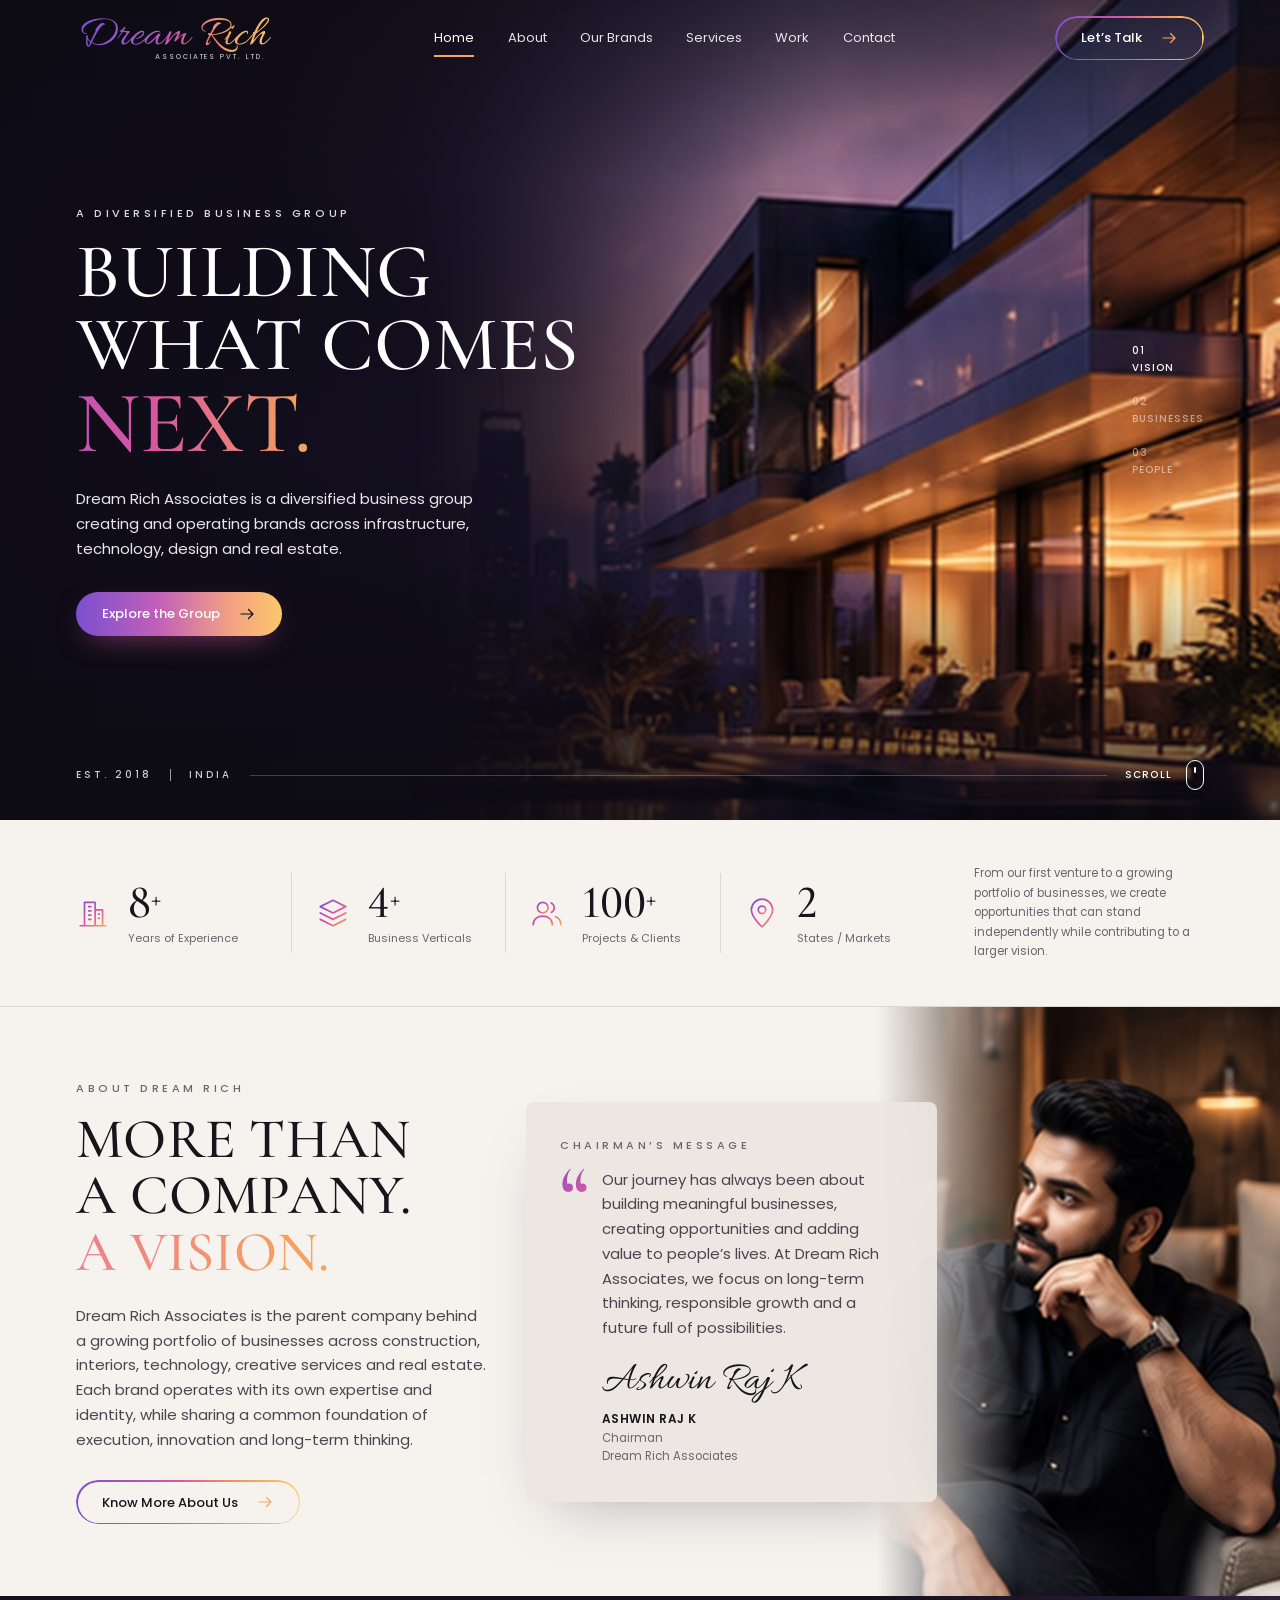
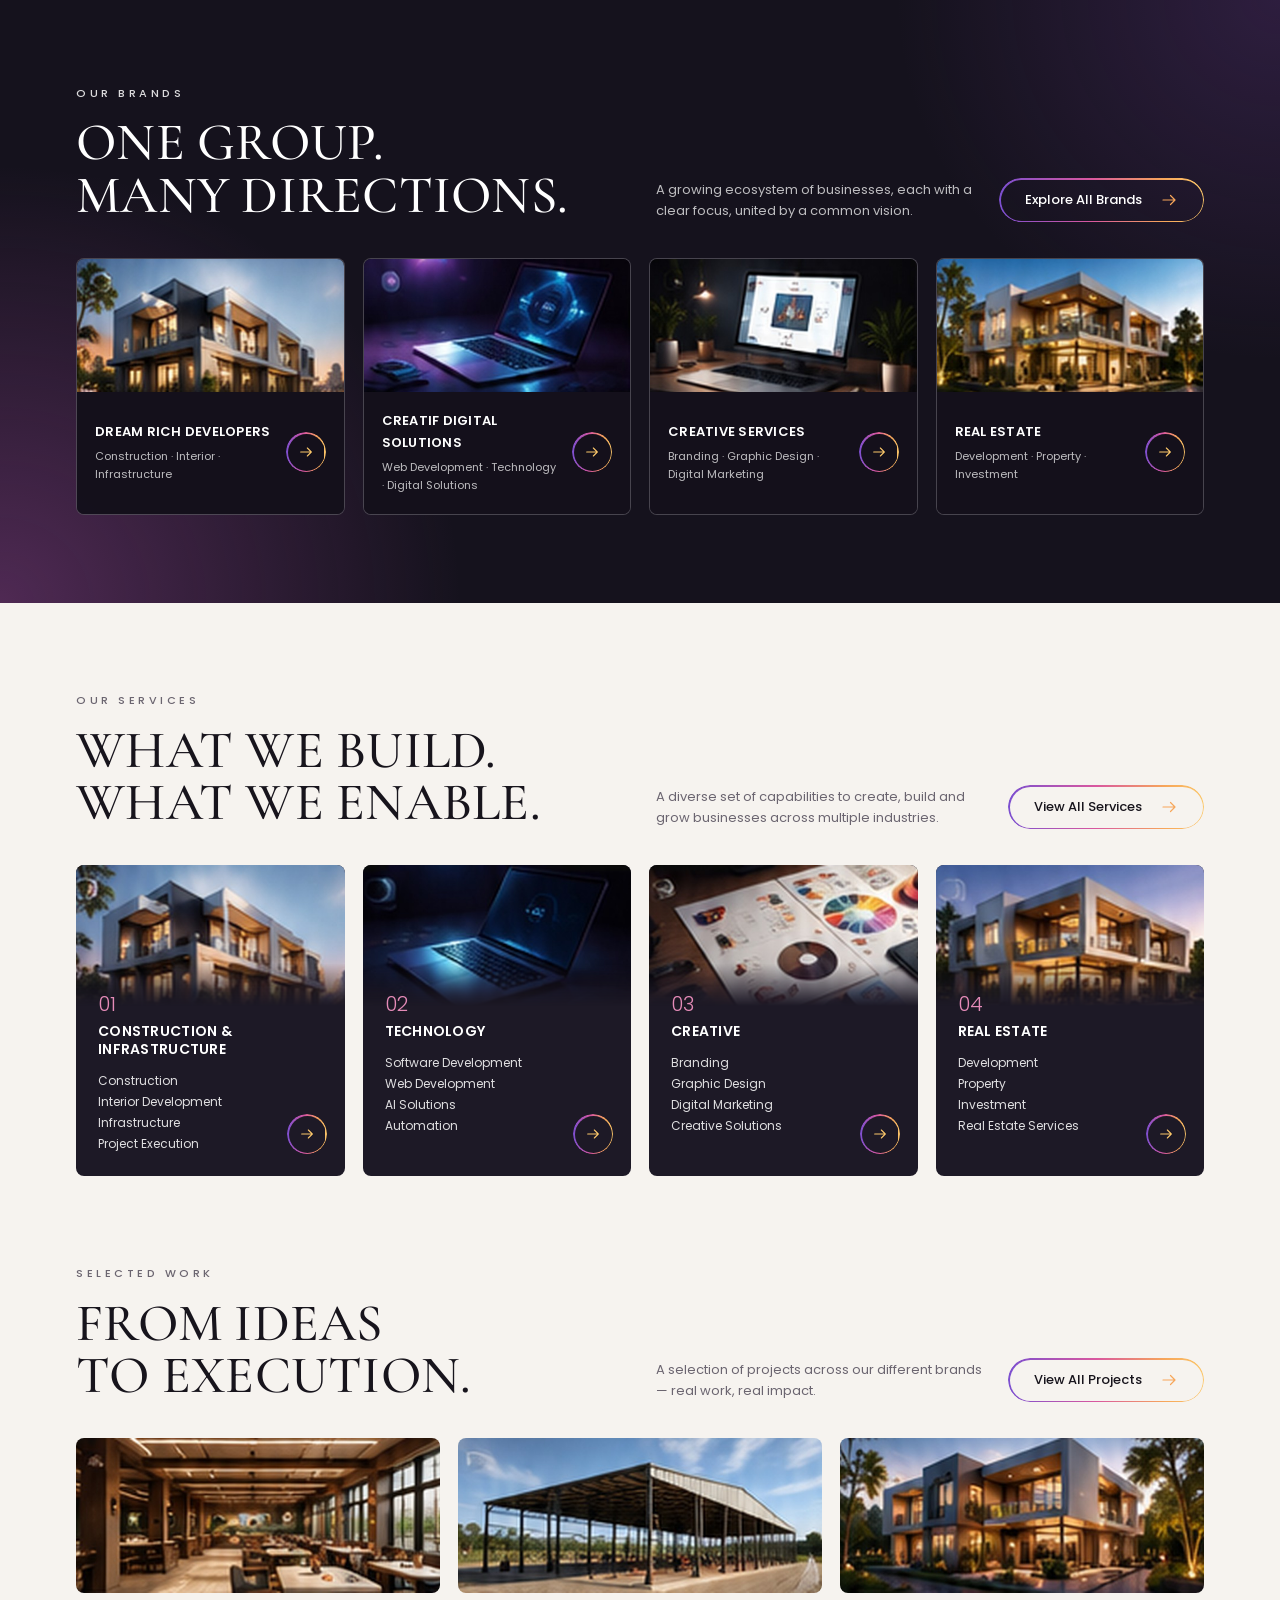
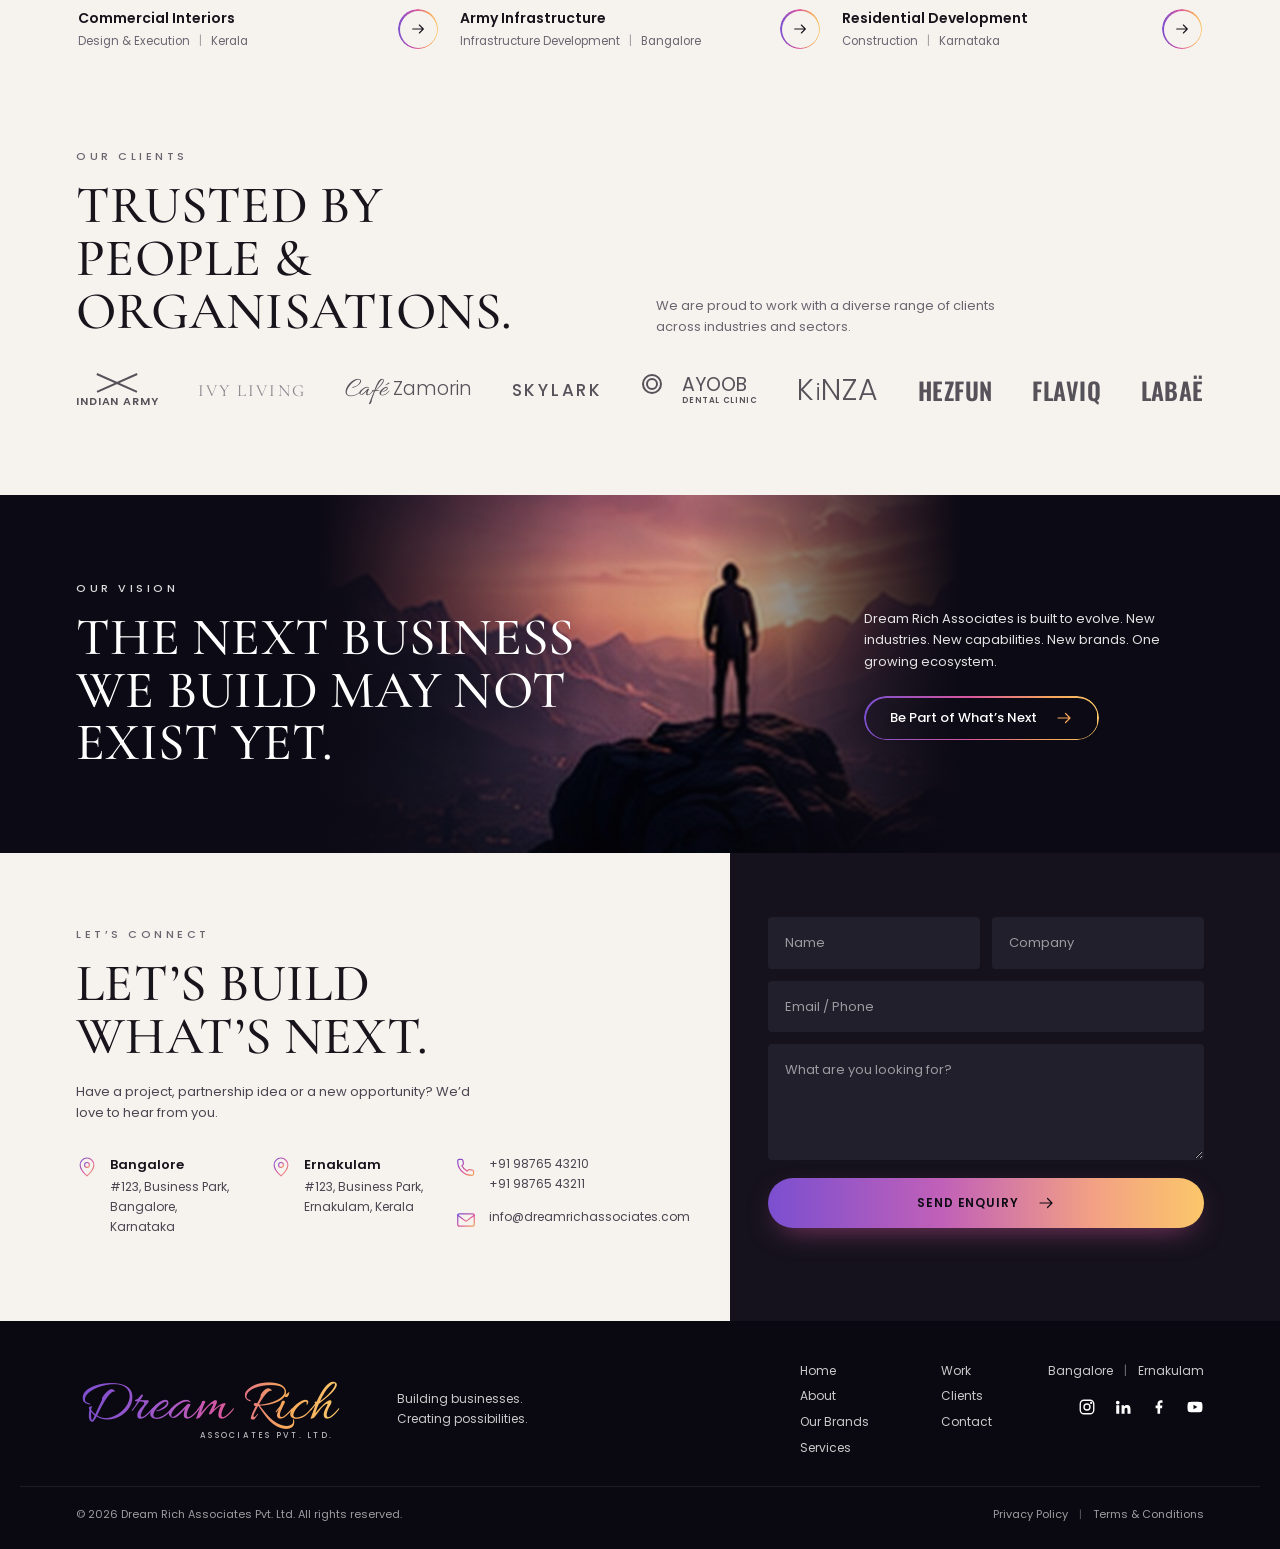
<file: index.html>
<!DOCTYPE html>
<html lang="en">
<head>
  <meta charset="UTF-8">
  <meta name="viewport" content="width=device-width, initial-scale=1">
  <title>Dream Rich Associates Pvt. Ltd. — Building What Comes Next</title>
  <meta name="description" content="Dream Rich Associates is a diversified business group creating and operating brands across infrastructure, technology, design and real estate.">
  <meta name="theme-color" content="#0d0b14">
  <link rel="canonical" href="https://abairaj.github.io/Dreamrich/">
  <meta property="og:type" content="website">
  <meta property="og:site_name" content="Dream Rich Associates Pvt. Ltd.">
  <meta property="og:title" content="Dream Rich Associates Pvt. Ltd. — Building What Comes Next">
  <meta property="og:description" content="Dream Rich Associates is a diversified business group creating and operating brands across infrastructure, technology, design and real estate.">
  <meta property="og:url" content="https://abairaj.github.io/Dreamrich/">
  <meta property="og:image" content="https://abairaj.github.io/Dreamrich/assets/img/hero.jpg">
  <meta property="og:image:width" content="1170">
  <meta property="og:image:height" content="819">
  <meta name="twitter:card" content="summary_large_image">
  <meta name="twitter:title" content="Dream Rich Associates Pvt. Ltd. — Building What Comes Next">
  <meta name="twitter:description" content="Dream Rich Associates is a diversified business group creating and operating brands across infrastructure, technology, design and real estate.">
  <meta name="twitter:image" content="https://abairaj.github.io/Dreamrich/assets/img/hero.jpg">
  <script>document.documentElement.classList.add('js');</script>
  <link rel="preconnect" href="https://fonts.googleapis.com">
  <link rel="preconnect" href="https://fonts.gstatic.com" crossorigin>
  <link href="https://fonts.googleapis.com/css2?family=Allura&family=Cormorant+Garamond:wght@400;500;600&family=Oswald:wght@500;600&family=Poppins:wght@300;400;500;600&display=swap" rel="stylesheet">
  <link rel="stylesheet" href="css/styles.css">
  <script type="application/ld+json">
{
  "@context": "https://schema.org",
  "@graph": [
    {
      "@type": "Organization",
      "@id": "https://abairaj.github.io/Dreamrich/#organization",
      "name": "Dream Rich Associates Pvt. Ltd.",
      "alternateName": "Dream Rich Associates",
      "url": "https://abairaj.github.io/Dreamrich/",
      "description": "Dream Rich Associates is a diversified business group creating and operating brands across infrastructure, technology, design and real estate.",
      "foundingDate": "2018",
      "email": "info@dreamrichassociates.com"
    },
    {
      "@type": "WebSite",
      "@id": "https://abairaj.github.io/Dreamrich/#website",
      "url": "https://abairaj.github.io/Dreamrich/",
      "name": "Dream Rich Associates Pvt. Ltd.",
      "publisher": {
        "@id": "https://abairaj.github.io/Dreamrich/#organization"
      }
    }
  ]
}
  </script>
</head>
<body>
  <a class="skip-link" href="#main">Skip to content</a>

  <!-- SVG icon sprite -->
  <svg xmlns="http://www.w3.org/2000/svg" class="sprite" aria-hidden="true">
    <defs>
      <linearGradient id="grad" x1="0" y1="0" x2="1" y2="1">
        <stop offset="0" stop-color="#7b4fd0"/>
        <stop offset=".55" stop-color="#d9579f"/>
        <stop offset="1" stop-color="#f7a65a"/>
      </linearGradient>
    </defs>
    <symbol id="i-arrow" viewBox="0 0 24 24" fill="none" stroke="currentColor" stroke-width="1.6" stroke-linecap="round" stroke-linejoin="round"><path d="M4 12h16M14 6l6 6-6 6"/></symbol>
    <symbol id="i-building" viewBox="0 0 32 32" fill="none" stroke="url(#grad)" stroke-width="1.6" stroke-linecap="round" stroke-linejoin="round"><path d="M4 28h24M8 28V6h10v22M18 13h7v15M12 10h2M12 14h2M12 18h2M12 22h2M21 17h1M21 21h1"/></symbol>
    <symbol id="i-layers" viewBox="0 0 32 32" fill="none" stroke="url(#grad)" stroke-width="1.6" stroke-linecap="round" stroke-linejoin="round"><path d="M16 4 4 10l12 6 12-6-12-6ZM4 16l12 6 12-6M4 22l12 6 12-6"/></symbol>
    <symbol id="i-people" viewBox="0 0 32 32" fill="none" stroke="url(#grad)" stroke-width="1.6" stroke-linecap="round" stroke-linejoin="round"><circle cx="12" cy="11" r="5"/><path d="M3 27c0-5 4-8 9-8s9 3 9 8M20 6.500a5 5 0 0 1 0 9M24 19.500c3 1 5 3.500 5 7.500"/></symbol>
    <symbol id="i-pin" viewBox="0 0 32 32" fill="none" stroke="url(#grad)" stroke-width="1.6" stroke-linecap="round" stroke-linejoin="round"><path d="M16 29s10-9 10-16a10 10 0 0 0-20 0c0 7 10 16 10 16Z"/><circle cx="16" cy="13" r="3.500"/></symbol>
    <symbol id="i-phone" viewBox="0 0 32 32" fill="none" stroke="url(#grad)" stroke-width="1.8" stroke-linecap="round" stroke-linejoin="round"><path d="M27 22.500v3.500a2 2 0 0 1-2.200 2A20 20 0 0 1 4 7.200 2 2 0 0 1 6 5h3.500a2 2 0 0 1 2 1.700l.8 4a2 2 0 0 1-.6 1.800l-1.700 1.700a16 16 0 0 0 7.800 7.800l1.700-1.700a2 2 0 0 1 1.800-.6l4 .8a2 2 0 0 1 1.700 2Z"/></symbol>
    <symbol id="i-mail" viewBox="0 0 32 32" fill="none" stroke="url(#grad)" stroke-width="1.8" stroke-linecap="round" stroke-linejoin="round"><rect x="4" y="7" width="24" height="18" rx="2"/><path d="m4 9 12 9 12-9"/></symbol>
    <symbol id="i-instagram" viewBox="0 0 24 24" fill="none" stroke="currentColor" stroke-width="1.8"><rect x="3" y="3" width="18" height="18" rx="5"/><circle cx="12" cy="12" r="4"/><circle cx="17.500" cy="6.500" r=".6" fill="currentColor"/></symbol>
    <symbol id="i-linkedin" viewBox="0 0 24 24" fill="currentColor"><path d="M4.980 3.500a2.500 2.500 0 1 1 0 5 2.500 2.500 0 0 1 0-5ZM3 9.750h4V21H3V9.750Zm6.500 0h3.800v1.600h.1c.5-1 1.900-1.900 3.800-1.900 4 0 4.800 2.500 4.800 5.900V21h-4v-5c0-1.300 0-2.900-1.800-2.900s-2.100 1.400-2.100 2.800V21h-4V9.750Z"/></symbol>
    <symbol id="i-facebook" viewBox="0 0 24 24" fill="currentColor"><path d="M13.500 21v-7.500H16l.5-3.500h-3V8c0-1 .3-1.700 1.800-1.700h1.400V3.200C16.400 3.100 15.500 3 14.500 3 12 3 10 4.600 10 7.600V10H7.500v3.500H10V21h3.500Z"/></symbol>
    <symbol id="i-youtube" viewBox="0 0 24 24" fill="currentColor"><path d="M21.600 7.200a2.500 2.500 0 0 0-1.800-1.800C18.200 5 12 5 12 5s-6.200 0-7.800.4A2.500 2.500 0 0 0 2.400 7.200C2 8.800 2 12 2 12s0 3.200.4 4.800a2.500 2.500 0 0 0 1.800 1.800c1.600.4 7.800.4 7.800.4s6.200 0 7.800-.4a2.500 2.500 0 0 0 1.800-1.800c.4-1.600.4-4.800.4-4.800s0-3.200-.4-4.800ZM10 15V9l5.200 3L10 15Z"/></symbol>
  </svg>

  <!-- Header -->
  <header class="header" id="header">
    <div class="container header__inner">
      <a href="#home" class="logo" aria-label="Dream Rich Associates Pvt. Ltd. — home">
        <span class="logo__mark">Dream Rich</span>
        <span class="logo__sub">Associates Pvt. Ltd.</span>
      </a>

      <nav class="nav" id="nav" aria-label="Primary">
        <a href="#home" class="nav__link is-active">Home</a>
        <a href="#about" class="nav__link">About</a>
        <a href="#brands" class="nav__link">Our Brands</a>
        <a href="#services" class="nav__link">Services</a>
        <a href="#work" class="nav__link">Work</a>
        <a href="#clients" class="nav__link nav__link--mobile">Clients</a>
        <a href="#contact" class="nav__link">Contact</a>
      </nav>

      <a href="#contact" class="btn btn--outline btn--light header__cta">Let’s Talk <svg class="icon"><use href="#i-arrow"/></svg></a>

      <button class="menu-btn" id="menuBtn" aria-label="Open menu" aria-expanded="false" aria-controls="nav">
        <span></span><span></span><span></span>
      </button>
    </div>
  </header>

  <main id="main">
    <!-- Hero -->
    <section class="hero" id="home" aria-labelledby="home-title">
      <img class="hero__bg" src="assets/img/hero.jpg" width="1170" height="819" alt="" fetchpriority="high">
      <div class="container hero__inner">
        <div class="hero__content">
          <p class="eyebrow eyebrow--light">A Diversified Business Group</p>
          <h1 class="hero__title" id="home-title">Building<br>What Comes<br><span class="grad-text">Next.</span></h1>
          <p class="hero__lead">Dream Rich Associates is a diversified business group creating and operating brands across infrastructure, technology, design and real estate.</p>
          <a href="#brands" class="btn btn--solid">Explore the Group <svg class="icon"><use href="#i-arrow"/></svg></a>
        </div>

        <ol class="hero__index" aria-hidden="true">
          <li class="is-active"><span>01</span>Vision</li>
          <li><span>02</span>Businesses</li>
          <li><span>03</span>People</li>
        </ol>

        <div class="hero__foot">
          <span>Est. 2018</span><span class="hero__sep"></span><span>India</span>
          <span class="hero__line"></span>
          <a href="#journey" class="hero__scroll">Scroll <i class="mouse"></i></a>
        </div>
      </div>
    </section>

    <!-- Stats -->
    <section class="stats section--cream" id="journey" aria-labelledby="journey-title">
      <div class="container">
        <div class="stats__head">
          <p class="eyebrow">Our Journey</p>
          <h2 class="title" id="journey-title">8+ Years<br>of Building,<br>Operating &amp;<br>Evolving.</h2>
        </div>
        <div class="stats__row">
          <ul class="stats__grid">
            <li class="stat reveal">
              <svg class="stat__icon"><use href="#i-building"/></svg>
              <div><strong class="stat__num">8<sup>+</sup></strong><span class="stat__label">Years of Experience</span></div>
            </li>
            <li class="stat reveal">
              <svg class="stat__icon"><use href="#i-layers"/></svg>
              <div><strong class="stat__num">4<sup>+</sup></strong><span class="stat__label">Business Verticals</span></div>
            </li>
            <li class="stat reveal">
              <svg class="stat__icon"><use href="#i-people"/></svg>
              <div><strong class="stat__num">100<sup>+</sup></strong><span class="stat__label">Projects &amp; Clients</span></div>
            </li>
            <li class="stat reveal">
              <svg class="stat__icon"><use href="#i-pin"/></svg>
              <div><strong class="stat__num">2</strong><span class="stat__label">States / Markets</span></div>
            </li>
          </ul>
          <p class="stats__note">From our first venture to a growing portfolio of businesses, we create opportunities that can stand independently while contributing to a larger vision.</p>
        </div>
      </div>
    </section>

    <!-- About + Chairman -->
    <section class="about section--cream" id="about" aria-labelledby="about-title">
      <div class="about__grid">
        <div class="about__text reveal">
          <p class="eyebrow">About Dream Rich</p>
          <h2 class="title title--lg" id="about-title">More Than<br>A Company.<br><span class="grad-text grad-text--warm">A Vision.</span></h2>
          <p>Dream Rich Associates is the parent company behind a growing portfolio of businesses across construction, interiors, technology, creative services and real estate. Each brand operates with its own expertise and identity, while sharing a common foundation of execution, innovation and long-term thinking.</p>
          <a href="#brands" class="btn btn--outline">Know More About Us <svg class="icon"><use href="#i-arrow"/></svg></a>
        </div>

        <figure class="chairman reveal">
          <figcaption class="eyebrow">Chairman’s Message</figcaption>
          <blockquote>
            <p>Our journey has always been about building meaningful businesses, creating opportunities and adding value to people’s lives. At Dream Rich Associates, we focus on long-term thinking, responsible growth and a future full of possibilities.</p>
          </blockquote>
          <p class="chairman__sign" aria-hidden="true">Ashwin Raj K</p>
          <p class="chairman__name">Ashwin Raj K</p>
          <p class="chairman__role">Chairman<br>Dream Rich Associates</p>
        </figure>

        <div class="about__photo">
          <img src="assets/img/chairman.jpg" width="693" height="831" alt="Ashwin Raj K, Chairman of Dream Rich Associates" loading="lazy">
        </div>
      </div>
    </section>

    <!-- Brands -->
    <section class="brands section--dark" id="brands" aria-labelledby="brands-title">
      <div class="container">
        <div class="section-head">
          <div>
            <p class="eyebrow eyebrow--light">Our Brands</p>
            <h2 class="title" id="brands-title">One Group.<br>Many Directions.</h2>
          </div>
          <div class="section-head__aside">
            <p>A growing ecosystem of businesses, each with a clear focus, united by a common vision.</p>
            <a href="#services" class="btn btn--outline btn--light">Explore All Brands <svg class="icon"><use href="#i-arrow"/></svg></a>
          </div>
        </div>

        <div class="cards cards--4">
          <a href="#contact" class="brand-card reveal">
            <img src="assets/img/brand-developers.jpg" width="498" height="249" alt="Modern residential building at dusk" loading="lazy">
            <div class="brand-card__body">
              <div>
                <h3>Dream Rich Developers</h3>
                <p>Construction · Interior · Infrastructure</p>
              </div>
              <span class="arrow"><svg class="icon"><use href="#i-arrow"/></svg></span>
            </div>
          </a>
          <a href="#contact" class="brand-card reveal">
            <img src="assets/img/brand-digital.jpg" width="495" height="249" alt="Laptop with glowing interface" loading="lazy">
            <div class="brand-card__body">
              <div>
                <h3>Creatif Digital Solutions</h3>
                <p>Web Development · Technology · Digital Solutions</p>
              </div>
              <span class="arrow"><svg class="icon"><use href="#i-arrow"/></svg></span>
            </div>
          </a>
          <a href="#contact" class="brand-card reveal">
            <img src="assets/img/brand-creative.jpg" width="492" height="249" alt="Design workstation" loading="lazy">
            <div class="brand-card__body">
              <div>
                <h3>Creative Services</h3>
                <p>Branding · Graphic Design · Digital Marketing</p>
              </div>
              <span class="arrow"><svg class="icon"><use href="#i-arrow"/></svg></span>
            </div>
          </a>
          <a href="#contact" class="brand-card reveal">
            <img src="assets/img/brand-realestate.jpg" width="489" height="249" alt="Illuminated villa in the evening" loading="lazy">
            <div class="brand-card__body">
              <div>
                <h3>Real Estate</h3>
                <p>Development · Property · Investment</p>
              </div>
              <span class="arrow"><svg class="icon"><use href="#i-arrow"/></svg></span>
            </div>
          </a>
        </div>
      </div>
    </section>

    <!-- Services -->
    <section class="services section--cream" id="services" aria-labelledby="services-title">
      <div class="container">
        <div class="section-head">
          <div>
            <p class="eyebrow">Our Services</p>
            <h2 class="title" id="services-title">What We Build.<br>What We Enable.</h2>
          </div>
          <div class="section-head__aside">
            <p>A diverse set of capabilities to create, build and grow businesses across multiple industries.</p>
            <a href="#contact" class="btn btn--outline">View All Services <svg class="icon"><use href="#i-arrow"/></svg></a>
          </div>
        </div>

        <div class="cards cards--4">
          <a href="#contact" class="service-card reveal">
            <img src="assets/img/service-construction.jpg" width="501" height="237" alt="Contemporary home exterior" loading="lazy">
            <div class="service-card__body">
              <span class="service-card__num">01</span>
              <h3>Construction &amp; Infrastructure</h3>
              <ul>
                <li>Construction</li>
                <li>Interior Development</li>
                <li>Infrastructure</li>
                <li>Project Execution</li>
              </ul>
              <span class="arrow"><svg class="icon"><use href="#i-arrow"/></svg></span>
            </div>
          </a>
          <a href="#contact" class="service-card reveal">
            <img src="assets/img/service-technology.jpg" width="486" height="237" alt="Laptop in a dark room" loading="lazy">
            <div class="service-card__body">
              <span class="service-card__num">02</span>
              <h3>Technology</h3>
              <ul>
                <li>Software Development</li>
                <li>Web Development</li>
                <li>AI Solutions</li>
                <li>Automation</li>
              </ul>
              <span class="arrow"><svg class="icon"><use href="#i-arrow"/></svg></span>
            </div>
          </a>
          <a href="#contact" class="service-card reveal">
            <img src="assets/img/service-creative.jpg" width="489" height="237" alt="Brand design materials and colour swatches" loading="lazy">
            <div class="service-card__body">
              <span class="service-card__num">03</span>
              <h3>Creative</h3>
              <ul>
                <li>Branding</li>
                <li>Graphic Design</li>
                <li>Digital Marketing</li>
                <li>Creative Solutions</li>
              </ul>
              <span class="arrow"><svg class="icon"><use href="#i-arrow"/></svg></span>
            </div>
          </a>
          <a href="#contact" class="service-card reveal">
            <img src="assets/img/service-realestate.jpg" width="486" height="237" alt="Two-storey villa at twilight" loading="lazy">
            <div class="service-card__body">
              <span class="service-card__num">04</span>
              <h3>Real Estate</h3>
              <ul>
                <li>Development</li>
                <li>Property</li>
                <li>Investment</li>
                <li>Real Estate Services</li>
              </ul>
              <span class="arrow"><svg class="icon"><use href="#i-arrow"/></svg></span>
            </div>
          </a>
        </div>
      </div>
    </section>

    <!-- Work -->
    <section class="work section--cream" id="work" aria-labelledby="work-title">
      <div class="container">
        <div class="section-head">
          <div>
            <p class="eyebrow">Selected Work</p>
            <h2 class="title" id="work-title">From Ideas<br>To Execution.</h2>
          </div>
          <div class="section-head__aside">
            <p>A selection of projects across our different brands — real work, real impact.</p>
            <a href="work.html" class="btn btn--outline">View All Projects <svg class="icon"><use href="#i-arrow"/></svg></a>
          </div>
        </div>

        <div class="cards cards--3">
          <a href="#contact" class="work-card reveal">
            <img src="assets/img/work-interiors.jpg" width="675" height="276" alt="Restaurant interior with timber ceiling" loading="lazy">
            <div class="work-card__body">
              <div>
                <h3>Commercial Interiors</h3>
                <p>Design &amp; Execution <span>|</span> Kerala</p>
              </div>
              <span class="arrow arrow--dark"><svg class="icon"><use href="#i-arrow"/></svg></span>
            </div>
          </a>
          <a href="#contact" class="work-card reveal">
            <img src="assets/img/work-army.jpg" width="663" height="276" alt="Large steel-framed shed structure" loading="lazy">
            <div class="work-card__body">
              <div>
                <h3>Army Infrastructure</h3>
                <p>Infrastructure Development <span>|</span> Bangalore</p>
              </div>
              <span class="arrow arrow--dark"><svg class="icon"><use href="#i-arrow"/></svg></span>
            </div>
          </a>
          <a href="#contact" class="work-card reveal">
            <img src="assets/img/work-residential.jpg" width="660" height="276" alt="Modern residence with landscaped garden" loading="lazy">
            <div class="work-card__body">
              <div>
                <h3>Residential Development</h3>
                <p>Construction <span>|</span> Karnataka</p>
              </div>
              <span class="arrow arrow--dark"><svg class="icon"><use href="#i-arrow"/></svg></span>
            </div>
          </a>
        </div>
      </div>
    </section>

    <!-- Clients -->
    <section class="clients section--cream" id="clients" aria-labelledby="clients-title">
      <div class="container">
        <div class="section-head">
          <div>
            <p class="eyebrow">Our Clients</p>
            <h2 class="title" id="clients-title">Trusted By<br>People &amp; Organisations.</h2>
          </div>
          <div class="section-head__aside">
            <p>We are proud to work with a diverse range of clients across industries and sectors.</p>
          </div>
        </div>

        <ul class="clients__list">
          <li class="client client--army">Indian Army</li>
          <li class="client client--ivy">Ivy Living</li>
          <li class="client client--zamorin"><em>Café</em> Zamorin</li>
          <li class="client client--skylark">Skylark</li>
          <li class="client client--ayoob">Ayoob <small>Dental Clinic</small></li>
          <li class="client client--kinza">K<span>i</span>NZA</li>
          <li class="client client--cond">Hezfun</li>
          <li class="client client--cond">Flaviq</li>
          <li class="client client--cond">Labaë</li>
        </ul>
      </div>
    </section>

    <!-- Vision -->
    <section class="vision section--dark" id="vision" aria-labelledby="vision-title">
      <div class="container vision__inner">
        <div class="reveal">
          <p class="eyebrow eyebrow--light">Our Vision</p>
          <h2 class="title" id="vision-title">The Next Business<br>We Build May Not<br>Exist Yet.</h2>
        </div>
        <div class="vision__aside reveal">
          <p>Dream Rich Associates is built to evolve. New industries. New capabilities. New brands. One growing ecosystem.</p>
          <a href="#contact" class="btn btn--outline btn--light">Be Part of What’s Next <svg class="icon"><use href="#i-arrow"/></svg></a>
        </div>
      </div>
    </section>

    <!-- Contact -->
    <section class="contact" id="contact" aria-labelledby="contact-title">
      <div class="contact__info section--cream">
        <p class="eyebrow">Let’s Connect</p>
        <h2 class="title" id="contact-title">Let’s Build<br>What’s Next.</h2>
        <p class="contact__lead">Have a project, partnership idea or a new opportunity? We’d love to hear from you.</p>

        <div class="contact__details">
          <address class="detail">
            <svg class="detail__icon"><use href="#i-pin"/></svg>
            <div><strong>Bangalore</strong>#123, Business Park,<br>Bangalore, Karnataka</div>
          </address>
          <address class="detail">
            <svg class="detail__icon"><use href="#i-pin"/></svg>
            <div><strong>Ernakulam</strong>#123, Business Park,<br>Ernakulam, Kerala</div>
          </address>
          <div class="detail-stack">
            <div class="detail">
              <svg class="detail__icon"><use href="#i-phone"/></svg>
              <div><a href="tel:+919876543210">+91 98765 43210</a><br><a href="tel:+919876543211">+91 98765 43211</a></div>
            </div>
            <div class="detail">
              <svg class="detail__icon"><use href="#i-mail"/></svg>
              <div><a href="mailto:info@dreamrichassociates.com">info@dreamrichassociates.com</a></div>
            </div>
          </div>
        </div>
      </div>

      <div class="contact__form-wrap">
        <form class="form" id="enquiryForm" novalidate>
          <div class="form__row">
            <label class="field"><span class="sr-only">Name</span><input type="text" name="name" placeholder="Name" autocomplete="name" required></label>
            <label class="field"><span class="sr-only">Company</span><input type="text" name="company" placeholder="Company" autocomplete="organization"></label>
          </div>
          <label class="field"><span class="sr-only">Email or phone</span><input type="text" name="contact" placeholder="Email / Phone" required></label>
          <label class="field"><span class="sr-only">What are you looking for?</span><textarea name="message" rows="4" placeholder="What are you looking for?" required></textarea></label>
          <button type="submit" class="btn btn--solid btn--block">Send Enquiry <svg class="icon"><use href="#i-arrow"/></svg></button>
          <p class="form__status" id="formStatus" role="status" aria-live="polite"></p>
        </form>
      </div>
    </section>
  </main>

  <!-- Footer -->
  <footer class="footer">
    <div class="container footer__top">
      <a href="#home" class="logo logo--lg" aria-label="Dream Rich Associates Pvt. Ltd. — home">
        <span class="logo__mark">Dream Rich</span>
        <span class="logo__sub">Associates Pvt. Ltd.</span>
      </a>
      <p class="footer__tagline">Building businesses.<br>Creating possibilities.</p>
      <nav class="footer__nav" aria-label="Footer">
        <a href="#home">Home</a>
        <a href="#about">About</a>
        <a href="#brands">Our Brands</a>
        <a href="#services">Services</a>
        <a href="#work">Work</a>
        <a href="#clients">Clients</a>
        <a href="#contact">Contact</a>
      </nav>
      <div class="footer__side">
        <p>Bangalore <span>|</span> Ernakulam</p>
        <div class="socials">
          <a href="#" aria-label="Instagram"><svg class="icon"><use href="#i-instagram"/></svg></a>
          <a href="#" aria-label="LinkedIn"><svg class="icon"><use href="#i-linkedin"/></svg></a>
          <a href="#" aria-label="Facebook"><svg class="icon"><use href="#i-facebook"/></svg></a>
          <a href="#" aria-label="YouTube"><svg class="icon"><use href="#i-youtube"/></svg></a>
        </div>
      </div>
    </div>
    <div class="container footer__bottom">
      <p>© <span id="year">2026</span> Dream Rich Associates Pvt. Ltd. All rights reserved.</p>
      <p><a href="#">Privacy Policy</a> <span>|</span> <a href="#">Terms &amp; Conditions</a></p>
    </div>
  </footer>

  <script src="js/main.js" defer></script>
</body>
</html>
</file>
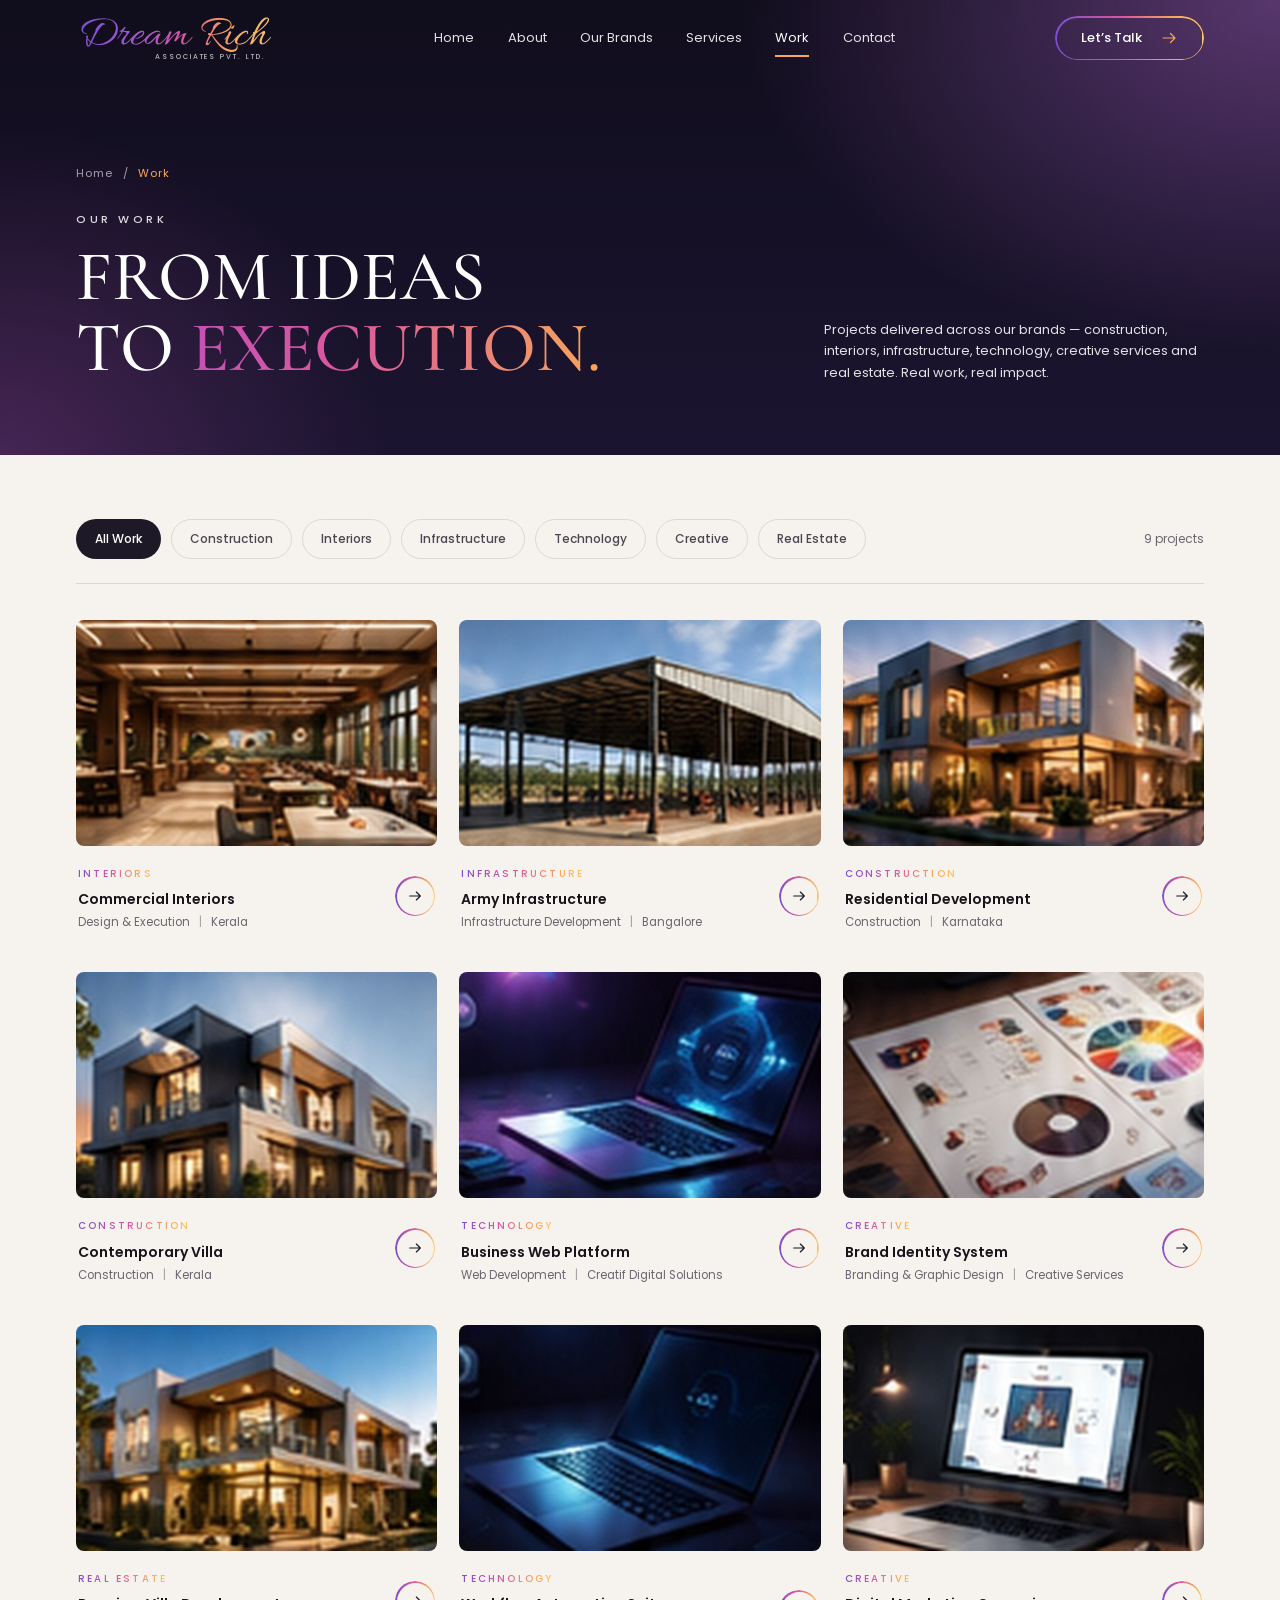
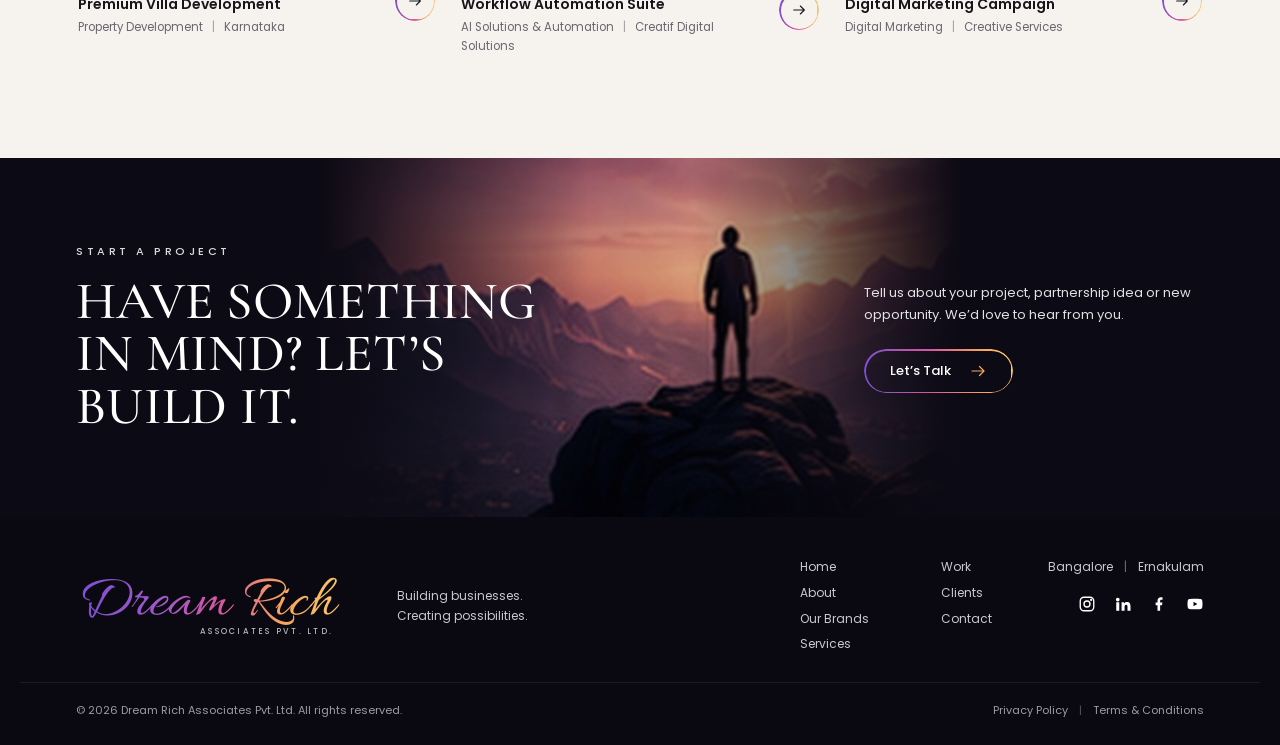
<file: work.html>
<!DOCTYPE html>
<html lang="en">
<head>
  <meta charset="UTF-8">
  <meta name="viewport" content="width=device-width, initial-scale=1">
  <title>Our Work — Dream Rich Associates Pvt. Ltd.</title>
  <meta name="description" content="Selected projects from Dream Rich Associates across construction, interiors, infrastructure, technology, creative services and real estate.">
  <meta name="theme-color" content="#0d0b14">
  <link rel="canonical" href="https://abairaj.github.io/Dreamrich/work.html">
  <meta property="og:type" content="website">
  <meta property="og:site_name" content="Dream Rich Associates Pvt. Ltd.">
  <meta property="og:title" content="Our Work — Dream Rich Associates Pvt. Ltd.">
  <meta property="og:description" content="Selected projects from Dream Rich Associates across construction, interiors, infrastructure, technology, creative services and real estate.">
  <meta property="og:url" content="https://abairaj.github.io/Dreamrich/work.html">
  <meta property="og:image" content="https://abairaj.github.io/Dreamrich/assets/img/hero.jpg">
  <meta property="og:image:width" content="1170">
  <meta property="og:image:height" content="819">
  <meta name="twitter:card" content="summary_large_image">
  <meta name="twitter:title" content="Our Work — Dream Rich Associates Pvt. Ltd.">
  <meta name="twitter:description" content="Selected projects from Dream Rich Associates across construction, interiors, infrastructure, technology, creative services and real estate.">
  <meta name="twitter:image" content="https://abairaj.github.io/Dreamrich/assets/img/hero.jpg">
  <script>document.documentElement.classList.add('js');</script>
  <link rel="preconnect" href="https://fonts.googleapis.com">
  <link rel="preconnect" href="https://fonts.gstatic.com" crossorigin>
  <link href="https://fonts.googleapis.com/css2?family=Allura&family=Cormorant+Garamond:wght@400;500;600&family=Oswald:wght@500;600&family=Poppins:wght@300;400;500;600&display=swap" rel="stylesheet">
  <link rel="stylesheet" href="css/styles.css">
  <script type="application/ld+json">
{
  "@context": "https://schema.org",
  "@type": "BreadcrumbList",
  "itemListElement": [
    {
      "@type": "ListItem",
      "position": 1,
      "name": "Home",
      "item": "https://abairaj.github.io/Dreamrich/"
    },
    {
      "@type": "ListItem",
      "position": 2,
      "name": "Work",
      "item": "https://abairaj.github.io/Dreamrich/work.html"
    }
  ]
}
  </script>
</head>
<body>
  <a class="skip-link" href="#main">Skip to content</a>

  <!-- SVG icon sprite -->
  <svg xmlns="http://www.w3.org/2000/svg" class="sprite" aria-hidden="true">
    <defs>
      <linearGradient id="grad" x1="0" y1="0" x2="1" y2="1">
        <stop offset="0" stop-color="#7b4fd0"/>
        <stop offset=".55" stop-color="#d9579f"/>
        <stop offset="1" stop-color="#f7a65a"/>
      </linearGradient>
    </defs>
    <symbol id="i-arrow" viewBox="0 0 24 24" fill="none" stroke="currentColor" stroke-width="1.6" stroke-linecap="round" stroke-linejoin="round"><path d="M4 12h16M14 6l6 6-6 6"/></symbol>
    <symbol id="i-building" viewBox="0 0 32 32" fill="none" stroke="url(#grad)" stroke-width="1.6" stroke-linecap="round" stroke-linejoin="round"><path d="M4 28h24M8 28V6h10v22M18 13h7v15M12 10h2M12 14h2M12 18h2M12 22h2M21 17h1M21 21h1"/></symbol>
    <symbol id="i-layers" viewBox="0 0 32 32" fill="none" stroke="url(#grad)" stroke-width="1.6" stroke-linecap="round" stroke-linejoin="round"><path d="M16 4 4 10l12 6 12-6-12-6ZM4 16l12 6 12-6M4 22l12 6 12-6"/></symbol>
    <symbol id="i-people" viewBox="0 0 32 32" fill="none" stroke="url(#grad)" stroke-width="1.6" stroke-linecap="round" stroke-linejoin="round"><circle cx="12" cy="11" r="5"/><path d="M3 27c0-5 4-8 9-8s9 3 9 8M20 6.500a5 5 0 0 1 0 9M24 19.500c3 1 5 3.500 5 7.500"/></symbol>
    <symbol id="i-pin" viewBox="0 0 32 32" fill="none" stroke="url(#grad)" stroke-width="1.6" stroke-linecap="round" stroke-linejoin="round"><path d="M16 29s10-9 10-16a10 10 0 0 0-20 0c0 7 10 16 10 16Z"/><circle cx="16" cy="13" r="3.500"/></symbol>
    <symbol id="i-phone" viewBox="0 0 32 32" fill="none" stroke="url(#grad)" stroke-width="1.8" stroke-linecap="round" stroke-linejoin="round"><path d="M27 22.500v3.500a2 2 0 0 1-2.200 2A20 20 0 0 1 4 7.200 2 2 0 0 1 6 5h3.500a2 2 0 0 1 2 1.700l.8 4a2 2 0 0 1-.6 1.800l-1.700 1.700a16 16 0 0 0 7.800 7.800l1.700-1.700a2 2 0 0 1 1.800-.6l4 .8a2 2 0 0 1 1.700 2Z"/></symbol>
    <symbol id="i-mail" viewBox="0 0 32 32" fill="none" stroke="url(#grad)" stroke-width="1.8" stroke-linecap="round" stroke-linejoin="round"><rect x="4" y="7" width="24" height="18" rx="2"/><path d="m4 9 12 9 12-9"/></symbol>
    <symbol id="i-instagram" viewBox="0 0 24 24" fill="none" stroke="currentColor" stroke-width="1.8"><rect x="3" y="3" width="18" height="18" rx="5"/><circle cx="12" cy="12" r="4"/><circle cx="17.500" cy="6.500" r=".6" fill="currentColor"/></symbol>
    <symbol id="i-linkedin" viewBox="0 0 24 24" fill="currentColor"><path d="M4.980 3.500a2.500 2.500 0 1 1 0 5 2.500 2.500 0 0 1 0-5ZM3 9.750h4V21H3V9.750Zm6.500 0h3.800v1.600h.1c.5-1 1.900-1.900 3.800-1.900 4 0 4.800 2.500 4.800 5.900V21h-4v-5c0-1.300 0-2.900-1.800-2.900s-2.100 1.400-2.100 2.800V21h-4V9.750Z"/></symbol>
    <symbol id="i-facebook" viewBox="0 0 24 24" fill="currentColor"><path d="M13.500 21v-7.500H16l.5-3.500h-3V8c0-1 .3-1.700 1.800-1.700h1.400V3.200C16.400 3.100 15.500 3 14.500 3 12 3 10 4.600 10 7.600V10H7.500v3.500H10V21h3.500Z"/></symbol>
    <symbol id="i-youtube" viewBox="0 0 24 24" fill="currentColor"><path d="M21.600 7.200a2.500 2.500 0 0 0-1.800-1.800C18.200 5 12 5 12 5s-6.200 0-7.800.4A2.500 2.500 0 0 0 2.400 7.200C2 8.800 2 12 2 12s0 3.200.4 4.800a2.500 2.500 0 0 0 1.800 1.800c1.600.4 7.800.4 7.800.4s6.200 0 7.800-.4a2.500 2.500 0 0 0 1.800-1.800c.4-1.600.4-4.800.4-4.800s0-3.200-.4-4.800ZM10 15V9l5.200 3L10 15Z"/></symbol>
  </svg>

  <!-- Header -->
  <header class="header" id="header">
    <div class="container header__inner">
      <a href="index.html" class="logo" aria-label="Dream Rich Associates Pvt. Ltd. — home">
        <span class="logo__mark">Dream Rich</span>
        <span class="logo__sub">Associates Pvt. Ltd.</span>
      </a>

      <nav class="nav" id="nav" aria-label="Primary">
        <a href="index.html" class="nav__link">Home</a>
        <a href="index.html#about" class="nav__link">About</a>
        <a href="index.html#brands" class="nav__link">Our Brands</a>
        <a href="index.html#services" class="nav__link">Services</a>
        <a href="work.html" class="nav__link is-active" aria-current="page">Work</a>
        <a href="index.html#clients" class="nav__link nav__link--mobile">Clients</a>
        <a href="index.html#contact" class="nav__link">Contact</a>
      </nav>

      <a href="index.html#contact" class="btn btn--outline btn--light header__cta">Let’s Talk <svg class="icon"><use href="#i-arrow"/></svg></a>

      <button class="menu-btn" id="menuBtn" aria-label="Open menu" aria-expanded="false" aria-controls="nav">
        <span></span><span></span><span></span>
      </button>
    </div>
  </header>

  <main id="main">
    <!-- Page hero -->
    <section class="page-hero" aria-labelledby="work-title">
      <div class="container">
        <nav class="crumbs" aria-label="Breadcrumb">
          <a href="index.html">Home</a><span>/</span><span aria-current="page">Work</span>
        </nav>
        <div class="page-hero__inner">
          <div>
            <p class="eyebrow eyebrow--light">Our Work</p>
            <h1 class="title" id="work-title">From Ideas<br>To <span class="grad-text">Execution.</span></h1>
          </div>
          <p class="page-hero__lead">Projects delivered across our brands — construction, interiors, infrastructure, technology, creative services and real estate. Real work, real impact.</p>
        </div>
      </div>
    </section>

    <!-- Projects -->
    <section class="projects section--cream" id="projects" aria-label="Projects">
      <div class="container">
        <div class="projects__bar">
          <div class="filters" role="group" aria-label="Filter projects by category">
            <button type="button" class="chip is-active" data-filter="all" aria-pressed="true">All Work</button>
            <button type="button" class="chip" data-filter="construction" aria-pressed="false">Construction</button>
            <button type="button" class="chip" data-filter="interiors" aria-pressed="false">Interiors</button>
            <button type="button" class="chip" data-filter="infrastructure" aria-pressed="false">Infrastructure</button>
            <button type="button" class="chip" data-filter="technology" aria-pressed="false">Technology</button>
            <button type="button" class="chip" data-filter="creative" aria-pressed="false">Creative</button>
            <button type="button" class="chip" data-filter="real-estate" aria-pressed="false">Real Estate</button>
          </div>
          <p class="projects__count" id="projectsCount" aria-live="polite">9 projects</p>
        </div>

        <div class="cards cards--3 cards--listing">
          <a href="index.html#contact" class="work-card reveal" data-category="interiors">
            <img src="assets/img/work-interiors.jpg" width="675" height="276" alt="Restaurant interior with timber ceiling" loading="lazy">
            <div class="work-card__body">
              <div>
                <span class="work-card__tag">Interiors</span>
                <h2>Commercial Interiors</h2>
                <p>Design &amp; Execution <span>|</span> Kerala</p>
              </div>
              <span class="arrow arrow--dark"><svg class="icon"><use href="#i-arrow"/></svg></span>
            </div>
          </a>
          <a href="index.html#contact" class="work-card reveal" data-category="infrastructure">
            <img src="assets/img/work-army.jpg" width="663" height="276" alt="Large steel-framed shed structure" loading="lazy">
            <div class="work-card__body">
              <div>
                <span class="work-card__tag">Infrastructure</span>
                <h2>Army Infrastructure</h2>
                <p>Infrastructure Development <span>|</span> Bangalore</p>
              </div>
              <span class="arrow arrow--dark"><svg class="icon"><use href="#i-arrow"/></svg></span>
            </div>
          </a>
          <a href="index.html#contact" class="work-card reveal" data-category="construction">
            <img src="assets/img/work-residential.jpg" width="660" height="276" alt="Modern residence with landscaped garden" loading="lazy">
            <div class="work-card__body">
              <div>
                <span class="work-card__tag">Construction</span>
                <h2>Residential Development</h2>
                <p>Construction <span>|</span> Karnataka</p>
              </div>
              <span class="arrow arrow--dark"><svg class="icon"><use href="#i-arrow"/></svg></span>
            </div>
          </a>
          <a href="index.html#contact" class="work-card reveal" data-category="construction">
            <img src="assets/img/brand-developers.jpg" width="498" height="249" alt="Modern residential building at dusk" loading="lazy">
            <div class="work-card__body">
              <div>
                <span class="work-card__tag">Construction</span>
                <h2>Contemporary Villa</h2>
                <p>Construction <span>|</span> Kerala</p>
              </div>
              <span class="arrow arrow--dark"><svg class="icon"><use href="#i-arrow"/></svg></span>
            </div>
          </a>
          <a href="index.html#contact" class="work-card reveal" data-category="technology">
            <img src="assets/img/brand-digital.jpg" width="495" height="249" alt="Laptop with glowing interface" loading="lazy">
            <div class="work-card__body">
              <div>
                <span class="work-card__tag">Technology</span>
                <h2>Business Web Platform</h2>
                <p>Web Development <span>|</span> Creatif Digital Solutions</p>
              </div>
              <span class="arrow arrow--dark"><svg class="icon"><use href="#i-arrow"/></svg></span>
            </div>
          </a>
          <a href="index.html#contact" class="work-card reveal" data-category="creative">
            <img src="assets/img/service-creative.jpg" width="489" height="237" alt="Brand design materials and colour swatches" loading="lazy">
            <div class="work-card__body">
              <div>
                <span class="work-card__tag">Creative</span>
                <h2>Brand Identity System</h2>
                <p>Branding &amp; Graphic Design <span>|</span> Creative Services</p>
              </div>
              <span class="arrow arrow--dark"><svg class="icon"><use href="#i-arrow"/></svg></span>
            </div>
          </a>
          <a href="index.html#contact" class="work-card reveal" data-category="real-estate">
            <img src="assets/img/brand-realestate.jpg" width="489" height="249" alt="Illuminated villa in the evening" loading="lazy">
            <div class="work-card__body">
              <div>
                <span class="work-card__tag">Real Estate</span>
                <h2>Premium Villa Development</h2>
                <p>Property Development <span>|</span> Karnataka</p>
              </div>
              <span class="arrow arrow--dark"><svg class="icon"><use href="#i-arrow"/></svg></span>
            </div>
          </a>
          <a href="index.html#contact" class="work-card reveal" data-category="technology">
            <img src="assets/img/service-technology.jpg" width="486" height="237" alt="Laptop in a dark room" loading="lazy">
            <div class="work-card__body">
              <div>
                <span class="work-card__tag">Technology</span>
                <h2>Workflow Automation Suite</h2>
                <p>AI Solutions &amp; Automation <span>|</span> Creatif Digital Solutions</p>
              </div>
              <span class="arrow arrow--dark"><svg class="icon"><use href="#i-arrow"/></svg></span>
            </div>
          </a>
          <a href="index.html#contact" class="work-card reveal" data-category="creative">
            <img src="assets/img/brand-creative.jpg" width="492" height="249" alt="Design workstation" loading="lazy">
            <div class="work-card__body">
              <div>
                <span class="work-card__tag">Creative</span>
                <h2>Digital Marketing Campaign</h2>
                <p>Digital Marketing <span>|</span> Creative Services</p>
              </div>
              <span class="arrow arrow--dark"><svg class="icon"><use href="#i-arrow"/></svg></span>
            </div>
          </a>
        </div>
        <p class="projects__empty" id="projectsEmpty" hidden>No projects in this category yet.</p>
      </div>
    </section>

    <!-- CTA -->
    <section class="vision section--dark" aria-labelledby="cta-title">
      <div class="container vision__inner">
        <div class="reveal">
          <p class="eyebrow eyebrow--light">Start a Project</p>
          <h2 class="title" id="cta-title">Have Something<br>In Mind? Let’s<br>Build It.</h2>
        </div>
        <div class="vision__aside reveal">
          <p>Tell us about your project, partnership idea or new opportunity. We’d love to hear from you.</p>
          <a href="index.html#contact" class="btn btn--outline btn--light">Let’s Talk <svg class="icon"><use href="#i-arrow"/></svg></a>
        </div>
      </div>
    </section>
  </main>

  <!-- Footer -->
  <footer class="footer">
    <div class="container footer__top">
      <a href="index.html" class="logo logo--lg" aria-label="Dream Rich Associates Pvt. Ltd. — home">
        <span class="logo__mark">Dream Rich</span>
        <span class="logo__sub">Associates Pvt. Ltd.</span>
      </a>
      <p class="footer__tagline">Building businesses.<br>Creating possibilities.</p>
      <nav class="footer__nav" aria-label="Footer">
        <a href="index.html">Home</a>
        <a href="index.html#about">About</a>
        <a href="index.html#brands">Our Brands</a>
        <a href="index.html#services">Services</a>
        <a href="work.html">Work</a>
        <a href="index.html#clients">Clients</a>
        <a href="index.html#contact">Contact</a>
      </nav>
      <div class="footer__side">
        <p>Bangalore <span>|</span> Ernakulam</p>
        <div class="socials">
          <a href="#" aria-label="Instagram"><svg class="icon"><use href="#i-instagram"/></svg></a>
          <a href="#" aria-label="LinkedIn"><svg class="icon"><use href="#i-linkedin"/></svg></a>
          <a href="#" aria-label="Facebook"><svg class="icon"><use href="#i-facebook"/></svg></a>
          <a href="#" aria-label="YouTube"><svg class="icon"><use href="#i-youtube"/></svg></a>
        </div>
      </div>
    </div>
    <div class="container footer__bottom">
      <p>© <span id="year">2026</span> Dream Rich Associates Pvt. Ltd. All rights reserved.</p>
      <p><a href="#">Privacy Policy</a> <span>|</span> <a href="#">Terms &amp; Conditions</a></p>
    </div>
  </footer>

  <script src="js/main.js" defer></script>
</body>
</html>
</file>
<file: css/styles.css>
/* ==========================================================================
   Dream Rich Associates — styles
   ========================================================================== */

:root {
  --ink: #0d0b14;
  --ink-2: #15121d;
  --ink-3: #1d1926;
  --plum: #2a1433;
  --cream: #f6f3ef;
  --cream-2: #ece7e1;
  --text: #17141c;
  --muted: #6b6570;
  --muted-light: rgba(255, 255, 255, .72);
  --line: rgba(23, 20, 28, .12);
  --line-light: rgba(255, 255, 255, .16);

  --purple: #7b4fd0;
  --pink: #d9579f;
  --peach: #f7a65a;
  --gold: #fbc76a;
  --grad: linear-gradient(90deg, var(--purple) 0%, var(--pink) 45%, var(--peach) 80%, var(--gold) 100%);

  --serif: "Cormorant Garamond", "Times New Roman", serif;
  --sans: "Poppins", system-ui, -apple-system, "Segoe UI", sans-serif;
  --script: "Allura", "Brush Script MT", cursive;

  --gutter: clamp(20px, 5vw, 56px);
  --header-h: 76px;
}

*, *::before, *::after { box-sizing: border-box; }

html { scroll-behavior: smooth; scroll-padding-top: var(--header-h); -webkit-text-size-adjust: 100%; }

body {
  margin: 0;
  font-family: var(--sans);
  font-size: 15px;
  line-height: 1.65;
  color: var(--text);
  background: var(--ink);
  -webkit-font-smoothing: antialiased;
}

body.menu-open { overflow: hidden; }

img { display: block; max-width: 100%; height: auto; }
a { color: inherit; text-decoration: none; }
ul, ol { margin: 0; padding: 0; list-style: none; }
h1, h2, h3, p, figure, blockquote { margin: 0; }
address { font-style: normal; }
button, input, textarea { font: inherit; color: inherit; }

.sprite { position: absolute; width: 0; height: 0; overflow: hidden; }
.icon { width: 18px; height: 18px; flex: none; }

.skip-link {
  position: absolute;
  left: 16px; top: -60px;
  z-index: 100;
  padding: 10px 18px;
  border-radius: 999px;
  background: #fff;
  color: var(--text);
  font-size: 13px;
  font-weight: 500;
  transition: top .2s ease;
}
.skip-link:focus { top: 12px; }

.sr-only {
  position: absolute; width: 1px; height: 1px; margin: -1px; padding: 0;
  overflow: hidden; clip: rect(0 0 0 0); white-space: nowrap; border: 0;
}

:focus-visible { outline: 2px solid var(--peach); outline-offset: 3px; }

.container { width: 100%; max-width: 1240px; margin-inline: auto; padding-inline: var(--gutter); }

.section--cream { background: var(--cream); color: var(--text); }
.section--dark { background: var(--ink); color: #fff; }

/* ---------- Typography ---------- */

.eyebrow {
  margin-bottom: 14px;
  font-size: 11px;
  font-weight: 500;
  letter-spacing: .32em;
  text-transform: uppercase;
  color: var(--muted);
}
.eyebrow--light { color: rgba(255, 255, 255, .85); }

.title {
  font-family: var(--serif);
  font-weight: 500;
  font-size: clamp(2.1rem, 4.2vw, 3.3rem);
  line-height: 1;
  letter-spacing: .005em;
  text-transform: uppercase;
  font-variant-numeric: lining-nums;
}
.title--lg { font-size: clamp(2.4rem, 4.4vw, 3.6rem); }

.grad-text {
  background: linear-gradient(90deg, #c453b4 0%, var(--pink) 35%, var(--peach) 100%);
  -webkit-background-clip: text;
  background-clip: text;
  color: transparent;
}
.grad-text--warm { background-image: linear-gradient(90deg, #ee7f8f 0%, var(--peach) 100%); }

/* ---------- Buttons ---------- */

.btn {
  position: relative;
  display: inline-flex;
  align-items: center;
  justify-content: center;
  gap: 18px;
  padding: 13px 26px;
  border: 0;
  border-radius: 999px;
  font-size: 13px;
  font-weight: 500;
  line-height: 1.2;
  white-space: nowrap;
  cursor: pointer;
  transition: transform .25s ease, box-shadow .25s ease, background-color .25s ease;
}
.btn .icon { transition: transform .25s ease; }
.btn:hover .icon { transform: translateX(4px); }

.btn--solid {
  background: linear-gradient(90deg, var(--purple) 0%, #c160b8 40%, #f3a184 75%, var(--gold) 100%);
  color: #fff;
  box-shadow: 0 10px 30px -12px rgba(217, 87, 159, .7);
}
.btn--solid .icon { color: var(--ink); }
.btn--solid:hover { transform: translateY(-2px); box-shadow: 0 16px 36px -12px rgba(217, 87, 159, .85); }

/* Gradient ring that works on any background */
.btn--outline { color: var(--text); }
.btn--outline::before,
.arrow::before {
  content: "";
  position: absolute;
  inset: 0;
  padding: 1.5px;
  border-radius: inherit;
  background: var(--grad);
  -webkit-mask: linear-gradient(#000 0 0) content-box, linear-gradient(#000 0 0);
  -webkit-mask-composite: xor;
  mask: linear-gradient(#000 0 0) content-box exclude, linear-gradient(#000 0 0);
  pointer-events: none;
}
.btn--outline .icon { color: var(--peach); }
.btn--outline:hover { background: rgba(217, 87, 159, .08); }
.btn--light { color: #fff; }
.btn--block { width: 100%; }

.arrow {
  position: relative;
  display: grid;
  place-items: center;
  flex: none;
  width: 40px;
  height: 40px;
  border-radius: 50%;
  color: var(--gold);
  transition: background-color .25s ease, transform .25s ease;
}
.arrow .icon { width: 16px; height: 16px; }
.arrow--dark { color: var(--text); }
a:hover > * > .arrow, a:hover > .arrow, a:hover .arrow { background: rgba(247, 166, 90, .16); transform: translateX(3px); }

/* ---------- Logo ---------- */

.logo { display: inline-flex; flex-direction: column; align-items: flex-end; line-height: 1; flex: none; }
.logo__mark {
  padding: 0 6px 0 2px;
  font-family: var(--script);
  font-size: 44px;
  line-height: .95;
  background: linear-gradient(90deg, var(--purple) 0%, #a659c9 35%, var(--pink) 55%, var(--peach) 78%, var(--gold) 100%);
  -webkit-background-clip: text;
  background-clip: text;
  color: transparent;
}
.logo__sub {
  margin: -4px 8px 0 0;
  font-size: 7px;
  font-weight: 500;
  letter-spacing: .28em;
  text-transform: uppercase;
  color: rgba(255, 255, 255, .7);
}
.logo--lg .logo__mark { font-size: 60px; }
.logo--lg .logo__sub { font-size: 8px; }

/* ---------- Header ---------- */

.header {
  position: fixed;
  inset: 0 0 auto 0;
  z-index: 50;
  height: var(--header-h);
  transition: background-color .3s ease, box-shadow .3s ease, backdrop-filter .3s ease;
}
.header.is-scrolled {
  background: rgba(13, 11, 20, .86);
  -webkit-backdrop-filter: blur(14px);
  backdrop-filter: blur(14px);
  box-shadow: 0 1px 0 rgba(255, 255, 255, .08);
}
.header__inner { display: flex; align-items: center; justify-content: space-between; gap: 24px; height: 100%; }

.nav { display: flex; gap: clamp(18px, 2.6vw, 38px); }
.nav__link {
  position: relative;
  padding: 8px 0;
  font-size: 13px;
  color: rgba(255, 255, 255, .88);
  transition: color .2s ease;
}
.nav__link::after {
  content: "";
  position: absolute;
  left: 0; right: 0; bottom: 0;
  height: 1.5px;
  background: var(--peach);
  transform: scaleX(0);
  transform-origin: left;
  transition: transform .3s ease;
}
.nav__link:hover, .nav__link.is-active { color: #fff; }
.nav__link:hover::after, .nav__link.is-active::after { transform: scaleX(1); }
.nav__link--mobile { display: none; }

.menu-btn {
  display: none;
  position: relative;
  z-index: 60;
  width: 44px;
  height: 44px;
  padding: 0;
  border: 1.5px solid var(--gold);
  border-radius: 50%;
  background: rgba(13, 11, 20, .35);
  cursor: pointer;
}
.menu-btn span {
  position: absolute;
  left: 13px;
  width: 16px;
  height: 1.5px;
  background: #fff;
  transition: transform .3s ease, opacity .2s ease;
}
.menu-btn span:nth-child(1) { top: 15px; }
.menu-btn span:nth-child(2) { top: 20.500px; }
.menu-btn span:nth-child(3) { top: 26px; }
.menu-open .menu-btn span:nth-child(1) { transform: translateY(5.500px) rotate(45deg); }
.menu-open .menu-btn span:nth-child(2) { opacity: 0; }
.menu-open .menu-btn span:nth-child(3) { transform: translateY(-5.500px) rotate(-45deg); }

/* ---------- Hero ---------- */

.hero {
  position: relative;
  min-height: min(100svh, 820px);
  display: flex;
  overflow: hidden;
  color: #fff;
  background:
    radial-gradient(120% 90% at 85% 0%, rgba(160, 96, 190, .55) 0%, transparent 60%),
    linear-gradient(180deg, #100d1c 0%, #1b1430 55%, #0d0b14 100%);
}
.hero__bg {
  position: absolute;
  top: 0; right: 0;
  width: 68%;
  height: 100%;
  object-fit: cover;
  object-position: 60% 50%;
  -webkit-mask-image: linear-gradient(90deg, transparent 0%, #000 42%);
  mask-image: linear-gradient(90deg, transparent 0%, #000 42%);
}
.hero::after {
  content: "";
  position: absolute;
  inset: 0;
  background:
    linear-gradient(90deg, rgba(13, 11, 20, .92) 0%, rgba(13, 11, 20, .55) 38%, transparent 65%),
    linear-gradient(180deg, rgba(13, 11, 20, .55) 0%, transparent 22%, transparent 70%, rgba(13, 11, 20, .75) 100%);
  pointer-events: none;
}
.hero__inner {
  position: relative;
  z-index: 1;
  display: flex;
  flex-direction: column;
  justify-content: center;
  padding-top: calc(var(--header-h) + 40px);
  padding-bottom: 96px;
}
.hero__content { max-width: 640px; }
.hero__title {
  font-family: var(--serif);
  font-weight: 500;
  font-size: clamp(2.7rem, 6vw, 4.8rem);
  line-height: .95;
  text-transform: uppercase;
}
.hero__title .grad-text { font-size: 1.14em; }
.hero__lead { max-width: 440px; margin: 22px 0 30px; color: rgba(255, 255, 255, .9); }

.hero__index {
  position: absolute;
  right: var(--gutter);
  top: 50%;
  transform: translateY(-50%);
  display: grid;
  gap: 18px;
  font-size: 10px;
  font-weight: 500;
  letter-spacing: .1em;
  text-transform: uppercase;
  color: rgba(255, 255, 255, .5);
}
.hero__index span { display: block; }
.hero__index .is-active { color: #fff; }

.hero__foot {
  position: absolute;
  left: var(--gutter); right: var(--gutter); bottom: 30px;
  display: flex;
  align-items: center;
  gap: 18px;
  font-size: 10px;
  font-weight: 500;
  letter-spacing: .3em;
  text-transform: uppercase;
  color: rgba(255, 255, 255, .8);
}
.hero__sep { width: 1px; height: 12px; background: rgba(255, 255, 255, .6); }
.hero__line { flex: 1; height: 1px; background: rgba(255, 255, 255, .22); }
.hero__scroll { display: inline-flex; align-items: center; gap: 14px; letter-spacing: .12em; color: #fff; }
.mouse {
  position: relative;
  width: 18px;
  height: 30px;
  border: 1.5px solid #fff;
  border-radius: 10px;
}
.mouse::after {
  content: "";
  position: absolute;
  left: 50%; top: 6px;
  width: 2px; height: 6px;
  margin-left: -1px;
  border-radius: 2px;
  background: #fff;
  animation: wheel 1.8s ease-in-out infinite;
}
@keyframes wheel { 0% { opacity: 0; transform: translateY(0); } 30% { opacity: 1; } 100% { opacity: 0; transform: translateY(10px); } }

/* ---------- Stats ---------- */

.stats { padding: 44px 0; border-bottom: 1px solid var(--line); }
.stats__head { display: none; }
.stats__row { display: grid; grid-template-columns: 1fr minmax(180px, 230px); gap: 40px; align-items: center; }
.stats__grid { display: grid; grid-template-columns: repeat(4, 1fr); }
.stat { display: flex; align-items: center; gap: 18px; padding: 6px 24px; border-left: 1px solid var(--line); }
.stat:first-child { padding-left: 0; border-left: 0; }
.stat__icon { width: 34px; height: 34px; flex: none; }
.stat__num { display: block; font-family: var(--serif); font-weight: 500; font-size: 2.9rem; line-height: 1; font-variant-numeric: lining-nums; }
.stat__num sup { font-size: .55em; vertical-align: .45em; }
.stat__label { display: block; margin-top: 4px; font-size: 11px; color: var(--muted); }
.stats__note { font-size: 11.500px; line-height: 1.7; color: var(--muted); }

/* ---------- About ---------- */

.about { overflow: hidden; }
.about__grid {
  display: grid;
  grid-template-columns: minmax(0, 1.5fr) minmax(0, 1fr) minmax(0, 1.15fr);
  align-items: stretch;
  max-width: 1440px;
  margin-inline: auto;
}
.about__text {
  padding: 72px 40px 72px max(var(--gutter), calc((100vw - 1240px) / 2 + var(--gutter)));
  align-self: center;
}
.about__text p:not(.eyebrow) { max-width: 460px; margin: 24px 0 28px; color: #4a4550; }
@media (min-width: 1441px) { .about__text { padding-left: calc(100px + var(--gutter)); } }

.chairman {
  position: relative;
  z-index: 2;
  align-self: center;
  margin: 40px -60px 40px 0;
  padding: 34px 34px 36px;
  border-radius: 8px;
  background: rgba(236, 231, 225, .92);
  box-shadow: 0 24px 60px -30px rgba(23, 20, 28, .35);
}
.chairman blockquote { position: relative; padding-left: 42px; color: #4a4550; }
.chairman blockquote::before {
  content: "“";
  position: absolute;
  left: 0; top: -14px;
  font-family: var(--serif);
  font-size: 82px;
  font-weight: 600;
  line-height: 1;
  background: linear-gradient(135deg, var(--purple), var(--pink) 60%, var(--peach));
  -webkit-background-clip: text;
  background-clip: text;
  color: transparent;
}
.chairman__sign { margin: 18px 0 6px 42px; font-family: var(--script); font-size: 40px; line-height: 1.1; }
.chairman__name { margin-left: 42px; font-size: 12px; font-weight: 600; letter-spacing: .04em; text-transform: uppercase; }
.chairman__role { margin-left: 42px; font-size: 11.500px; line-height: 1.6; color: var(--muted); }

.about__photo { position: relative; min-height: 480px; }
.about__photo::before {
  content: "";
  position: absolute;
  inset: 0 auto 0 0;
  z-index: 1;
  width: 35%;
  background: linear-gradient(90deg, var(--cream), transparent);
}
.about__photo img {
  position: absolute;
  inset: 0;
  width: 100%;
  height: 100%;
  object-fit: cover;
  object-position: 60% 20%;
}

/* ---------- Section heads & card grids ---------- */

.brands, .services, .work, .clients { padding: clamp(56px, 7vw, 88px) 0; }
.services { padding-bottom: 0; }
.work { padding-bottom: clamp(32px, 4vw, 48px); }
.clients { padding-top: clamp(32px, 4vw, 48px); }

.section-head { display: grid; grid-template-columns: 1fr 1fr; gap: 32px; align-items: end; margin-bottom: 36px; }
.section-head__aside { display: flex; align-items: center; justify-content: space-between; gap: 24px; font-size: 13px; }
.section-head__aside p { max-width: 340px; color: var(--muted); }
.section--dark .section-head__aside p { color: var(--muted-light); }

.cards { display: grid; gap: 18px; }
.cards--4 { grid-template-columns: repeat(4, 1fr); }
.cards--3 { grid-template-columns: repeat(3, 1fr); }

/* ---------- Brands ---------- */

.brands {
  position: relative;
  background:
    radial-gradient(60% 120% at 0% 100%, rgba(150, 70, 150, .45) 0%, transparent 60%),
    radial-gradient(50% 100% at 100% 0%, rgba(110, 60, 150, .28) 0%, transparent 60%),
    var(--ink-2);
}
.brand-card {
  display: flex;
  flex-direction: column;
  overflow: hidden;
  border: 1px solid rgba(255, 255, 255, .22);
  border-radius: 8px;
  background: rgba(20, 16, 28, .72);
  transition: transform .3s ease, border-color .3s ease;
}
.brand-card:hover { transform: translateY(-6px); border-color: rgba(247, 166, 90, .7); }
.brand-card img, .service-card img, .work-card img { width: 100%; object-fit: cover; transition: transform .6s ease; }
.brand-card img { aspect-ratio: 2 / 1; }
.brand-card:hover img, .service-card:hover img, .work-card:hover img { transform: scale(1.05); }
.brand-card__body {
  position: relative;
  flex: 1;
  display: flex;
  align-items: center;
  justify-content: space-between;
  gap: 12px;
  padding: 18px 18px 20px;
  background: rgba(20, 16, 28, .96);
}
.brand-card h3, .service-card h3 { font-size: 13px; font-weight: 600; letter-spacing: .02em; text-transform: uppercase; }
.brand-card p { margin-top: 6px; font-size: 11px; line-height: 1.6; color: var(--muted-light); }

/* ---------- Services ---------- */

.service-card {
  display: flex;
  flex-direction: column;
  overflow: hidden;
  border-radius: 8px;
  background: var(--ink-3);
  color: #fff;
  transition: transform .3s ease, box-shadow .3s ease;
}
.service-card:hover { transform: translateY(-6px); box-shadow: 0 24px 40px -24px rgba(23, 20, 28, .7); }
.service-card img { aspect-ratio: 2 / 1.05; -webkit-mask-image: linear-gradient(#000 70%, transparent); mask-image: linear-gradient(#000 70%, transparent); }
.service-card__body { position: relative; flex: 1; margin-top: -14px; padding: 0 60px 22px 22px; }
.service-card__num { display: block; font-size: 20px; font-weight: 300; line-height: 1.2; color: #e58bb8; }
.service-card h3 { margin: 6px 0 12px; font-size: 14px; line-height: 1.3; }
.service-card li { font-size: 12px; line-height: 1.75; color: rgba(255, 255, 255, .86); }
.service-card .arrow { position: absolute; right: 18px; bottom: 22px; }

/* ---------- Work ---------- */

.work-card { display: block; }
.work-card img { aspect-ratio: 2.35 / 1; border-radius: 8px; }
.work-card > img { overflow: hidden; }
.work-card__body { display: flex; align-items: center; justify-content: space-between; gap: 12px; padding: 14px 2px 0; }
.work-card h2, .work-card h3 { font-size: 14px; font-weight: 600; }
.work-card p { margin-top: 2px; font-size: 11.500px; color: var(--muted); }
.work-card p span { margin: 0 6px; opacity: .6; }

/* ---------- Clients ---------- */

.clients__list {
  display: flex;
  flex-wrap: wrap;
  align-items: center;
  justify-content: space-between;
  gap: 28px 22px;
  color: #3a363f;
}
.client { line-height: 1; opacity: .85; transition: opacity .2s ease; white-space: nowrap; }
.client:hover { opacity: 1; }
.client--army { font-size: 11px; font-weight: 600; letter-spacing: .08em; text-transform: uppercase; padding-top: 22px; position: relative; }
.client--army::before, .client--army::after {
  content: "";
  position: absolute;
  left: 50%; top: 8px;
  width: 44px; height: 1.5px;
  margin-left: -22px;
  background: currentColor;
  transform: rotate(24deg);
}
.client--army::after { transform: rotate(-24deg); }
.client--ivy { font-family: var(--serif); font-size: 17px; letter-spacing: .12em; text-transform: uppercase; color: #77727b; }
.client--zamorin { font-size: 19px; font-weight: 300; }
.client--zamorin em { font-family: var(--script); font-size: 27px; font-style: normal; }
.client--skylark { font-size: 17px; font-weight: 500; letter-spacing: .16em; text-transform: uppercase; }
.client--ayoob {
  position: relative;
  padding-left: 40px;
  font-size: 19px;
  font-weight: 400;
  text-transform: uppercase;
}
.client--ayoob::before {
  content: "";
  position: absolute;
  left: 0; top: 50%;
  width: 20px; height: 20px;
  margin-top: -16px;
  border: 6px double currentColor;
  border-radius: 50%;
}
.client--ayoob small { display: block; margin-top: 3px; font-size: 8px; font-weight: 600; letter-spacing: .08em; }
.client--kinza { font-size: 30px; font-weight: 300; letter-spacing: .02em; }
.client--kinza span { font-size: .8em; }
.client--cond { font-family: "Oswald", var(--sans); font-size: 24px; font-weight: 600; letter-spacing: .02em; text-transform: uppercase; }

/* ---------- Vision ---------- */

.vision {
  position: relative;
  padding: clamp(56px, 7vw, 84px) 0;
  background: #0c0a14 url("../assets/img/vision.jpg") center 35% / 50% auto no-repeat;
}
.vision::before {
  content: "";
  position: absolute;
  inset: 0;
  background: linear-gradient(90deg, #0c0a14 25%, rgba(12, 10, 20, .15) 46%, rgba(12, 10, 20, .15) 54%, #0c0a14 75%);
}
.vision__inner { position: relative; display: grid; grid-template-columns: 1.4fr 1fr; gap: 40px; align-items: center; }
.vision__aside { justify-self: end; max-width: 340px; }
.vision__aside p { margin-bottom: 24px; font-size: 13px; color: rgba(255, 255, 255, .88); }

/* ---------- Contact ---------- */

.contact { display: grid; grid-template-columns: 57% 43%; background: var(--ink-2); }
.contact__info {
  padding: clamp(48px, 6vw, 72px) 40px clamp(48px, 6vw, 72px) max(var(--gutter), calc((100vw - 1240px) / 2 + var(--gutter)));
}
.contact__lead { max-width: 400px; margin: 18px 0 30px; font-size: 13px; color: #4a4550; }
.contact__details { display: grid; grid-template-columns: repeat(3, auto); gap: 24px 32px; justify-content: start; font-size: 12px; color: #4a4550; }
.detail { display: flex; gap: 12px; align-items: flex-start; }
.detail strong { display: block; margin-bottom: 2px; font-size: 13px; font-weight: 600; color: var(--text); }
.detail a:hover { color: var(--pink); }
.detail__icon { width: 22px; height: 22px; flex: none; margin-top: 2px; }
.detail-stack { display: grid; gap: 14px; align-content: start; }

.contact__form-wrap {
  display: flex;
  align-items: center;
  padding: clamp(40px, 5vw, 64px) max(var(--gutter), calc((100vw - 1240px) / 2 + var(--gutter))) clamp(40px, 5vw, 64px) clamp(24px, 3vw, 40px);
  background: var(--ink-2);
}
.form { width: 100%; display: grid; gap: 12px; }
.form__row { display: grid; grid-template-columns: 1fr 1fr; gap: 12px; }
.field { display: block; }
.field input, .field textarea {
  width: 100%;
  padding: 14px 16px;
  border: 1px solid transparent;
  border-radius: 4px;
  background: #221f2c;
  color: #fff;
  font-size: 13px;
  transition: border-color .2s ease, background-color .2s ease;
}
.field textarea { display: block; min-height: 96px; resize: vertical; }
.field ::placeholder { color: rgba(255, 255, 255, .55); }
.field input:focus, .field textarea:focus { outline: 0; border-color: var(--pink); background: #282433; }
.form .btn { margin-top: 6px; padding-block: 16px; font-size: 12px; font-weight: 600; letter-spacing: .08em; text-transform: uppercase; color: var(--ink); }
.form__status { min-height: 1.4em; font-size: 12px; color: var(--gold); }

/* ---------- Footer ---------- */

.footer { background: #0a0911; color: rgba(255, 255, 255, .78); font-size: 12px; }
.footer__top {
  display: grid;
  grid-template-columns: auto 1fr auto auto;
  gap: 32px 56px;
  align-items: center;
  padding-block: 40px 28px;
}
.footer__nav { display: grid; grid-template-rows: repeat(4, auto); grid-auto-flow: column; gap: 6px 72px; }
.footer__nav a:hover, .footer__bottom a:hover { color: #fff; }
.footer__side { text-align: right; align-self: start; }
.footer__side span, .footer__bottom p:last-child span { margin: 0 8px; opacity: .5; }
.socials { display: flex; justify-content: flex-end; gap: 18px; margin-top: 18px; color: #fff; }
.socials a { transition: color .2s ease, transform .2s ease; }
.socials a:hover { color: var(--peach); transform: translateY(-2px); }
.footer__bottom {
  display: flex;
  flex-wrap: wrap;
  justify-content: space-between;
  gap: 8px 24px;
  padding-block: 18px 26px;
  border-top: 1px solid rgba(255, 255, 255, .08);
  font-size: 11px;
  color: rgba(255, 255, 255, .6);
}

/* ---------- Reveal ---------- */

.reveal { transition: opacity .7s ease, transform .7s ease; }
.js .reveal:not(.is-visible) { opacity: 0; transform: translateY(24px); }
.cards .reveal:nth-child(2), .stats__grid .reveal:nth-child(2) { transition-delay: .08s; }
.cards .reveal:nth-child(3), .stats__grid .reveal:nth-child(3) { transition-delay: .16s; }
.cards .reveal:nth-child(4), .stats__grid .reveal:nth-child(4) { transition-delay: .24s; }

@media (prefers-reduced-motion: reduce) {
  html { scroll-behavior: auto; }
  *, *::before, *::after { animation: none !important; transition: none !important; }
  .js .reveal:not(.is-visible) { opacity: 1; transform: none; }
}

/* ==========================================================================
   Responsive
   ========================================================================== */

@media (max-width: 1100px) {
  .cards--4 { grid-template-columns: repeat(2, 1fr); }
  .stats__row { grid-template-columns: 1fr; }
  .stats__note { max-width: 520px; }
  .about__grid { grid-template-columns: 1fr 1fr; }
  .about__text { grid-column: 1 / -1; padding: 64px var(--gutter) 24px; }
  .chairman { margin: 32px -40px 48px var(--gutter); }
  .contact__details { grid-template-columns: repeat(2, auto); }
  .footer__top { grid-template-columns: auto 1fr; }
  .footer__side { text-align: left; }
  .socials { justify-content: flex-start; }
}

@media (max-width: 860px) {
  :root { --header-h: 72px; }

  /* Full-screen menu */
  .menu-btn { display: block; }
  .header__cta { display: none; }
  .nav {
    position: fixed;
    inset: 0;
    z-index: 55;
    flex-direction: column;
    justify-content: center;
    gap: 6px;
    padding: var(--header-h) var(--gutter) 40px;
    background:
      radial-gradient(90% 60% at 100% 0%, rgba(150, 70, 150, .4) 0%, transparent 60%),
      var(--ink);
    opacity: 0;
    visibility: hidden;
    transition: opacity .3s ease, visibility .3s ease;
  }
  .menu-open .nav { opacity: 1; visibility: visible; }
  .nav__link {
    padding: 12px 0;
    border-bottom: 1px solid rgba(255, 255, 255, .1);
    font-family: var(--serif);
    font-size: 30px;
    text-transform: uppercase;
  }
  .nav__link::after { display: none; }
  .nav__link.is-active { color: var(--peach); }
  .nav__link--mobile { display: block; }
  .header .logo { position: relative; z-index: 60; }

  /* Hero: photo sits under the copy */
  .hero { min-height: min(100svh, 860px); }
  .hero__bg {
    top: auto; bottom: 0;
    width: 100%;
    height: 58%;
    object-position: 72% 50%;
    -webkit-mask-image: linear-gradient(180deg, transparent 0%, #000 45%);
    mask-image: linear-gradient(180deg, transparent 0%, #000 45%);
  }
  .hero::after {
    background: linear-gradient(180deg, rgba(13, 11, 20, .5) 0%, rgba(13, 11, 20, .15) 50%, rgba(13, 11, 20, .1) 75%, rgba(13, 11, 20, .8) 100%);
  }
  .hero__inner { justify-content: flex-start; padding-top: calc(var(--header-h) + 44px); padding-bottom: 300px; }
  .hero__index, .hero__line { display: none; }
  .hero__scroll { margin-left: auto; }

  /* Stats become the "Our Journey" block */
  .stats { padding: 56px 0; }
  .stats__head { display: block; margin-bottom: 32px; padding-bottom: 32px; border-bottom: 1px solid var(--line); }
  .stats__grid { grid-template-columns: 1fr 1fr; }
  .stat { flex-direction: column; gap: 10px; padding: 28px 12px; border-left: 0; text-align: center; }
  .stat:first-child { padding-left: 12px; }
  .stat:nth-child(even) { border-left: 1px solid var(--line); }
  .stat:nth-child(n + 3) { border-top: 1px solid var(--line); }
  .stat__num { font-size: 3.2rem; }
  .stats__note { display: none; }

  .about__grid { grid-template-columns: 1fr; }
  .about__text { padding-bottom: 8px; }
  .chairman { margin: 32px var(--gutter) -80px; }
  .about__photo { min-height: 0; }
  .about__photo::before { display: none; }
  .about__photo img { position: static; height: auto; aspect-ratio: 1 / 1.1; }

  .section-head { grid-template-columns: 1fr; gap: 16px; align-items: start; margin-bottom: 28px; }
  .section-head__aside { flex-direction: column; align-items: flex-start; gap: 18px; }
  .cards--3 { grid-template-columns: 1fr; }

  .clients__list { display: grid; grid-template-columns: 1fr 1fr; justify-items: center; gap: 36px 20px; }
  .client:last-child:nth-child(odd) { grid-column: 1 / -1; }

  .vision { padding: 64px 0 min(78vw, 420px); background-position: center bottom; background-size: max(100%, 520px) auto; }
  .vision::before { background: linear-gradient(180deg, #0c0a14 0%, #0c0a14 38%, rgba(12, 10, 20, .1) 62%, rgba(12, 10, 20, .3) 100%); }
  .vision__inner { grid-template-columns: 1fr; gap: 20px; }
  .vision__aside { justify-self: start; }

  .contact { grid-template-columns: 1fr; }
  .contact__info { padding: 56px var(--gutter); }
  .contact__form-wrap { padding: 40px var(--gutter) 56px; }

  .footer__top { grid-template-columns: 1fr; gap: 20px; justify-items: start; }
  .footer__nav { grid-template-rows: none; grid-auto-flow: row; width: 100%; gap: 0; }
  .footer__nav a { display: flex; justify-content: space-between; padding: 10px 0; border-bottom: 1px solid rgba(255, 255, 255, .08); }
  .footer__nav a::after { content: "›"; opacity: .6; }
}

@media (max-width: 560px) {
  .cards--4 { grid-template-columns: 1fr; }
  .logo__mark { font-size: 40px; }

  /* Brand cards switch to the compact horizontal layout */
  .brand-card { flex-direction: row; }
  .brand-card img { width: 38%; aspect-ratio: auto; min-height: 104px; }
  .brand-card__body { padding: 14px; }

  .service-card img { aspect-ratio: 2.6 / 1; }

  .contact__details { grid-template-columns: 1fr; }
  .form__row { grid-template-columns: 1fr; }
  .btn { padding-inline: 22px; }
  .section-head__aside .btn, .vision__aside .btn { width: 100%; }
  .footer__bottom { flex-direction: column; }
}

/* ==========================================================================
   Work page
   ========================================================================== */

.page-hero {
  position: relative;
  padding: calc(var(--header-h) + clamp(48px, 7vw, 88px)) 0 clamp(48px, 6vw, 72px);
  overflow: hidden;
  color: #fff;
  background:
    radial-gradient(70% 130% at 100% 0%, rgba(160, 96, 190, .5) 0%, transparent 60%),
    radial-gradient(50% 120% at 0% 100%, rgba(150, 70, 150, .35) 0%, transparent 60%),
    linear-gradient(180deg, #100d1c 0%, #1b1430 100%);
}
.page-hero__inner { display: grid; grid-template-columns: 1.3fr 1fr; gap: 32px; align-items: end; }
.page-hero .title { font-size: clamp(2.6rem, 5.6vw, 4.4rem); }
.page-hero__lead { max-width: 380px; justify-self: end; font-size: 13px; color: rgba(255, 255, 255, .88); }

.crumbs { display: flex; gap: 10px; margin-bottom: 28px; font-size: 11px; letter-spacing: .08em; color: rgba(255, 255, 255, .6); }
.crumbs a:hover { color: #fff; }
.crumbs [aria-current] { color: var(--peach); }

.projects { padding: clamp(40px, 5vw, 64px) 0 clamp(64px, 8vw, 104px); }
.projects__bar {
  display: flex;
  flex-wrap: wrap;
  align-items: center;
  justify-content: space-between;
  gap: 16px 24px;
  margin-bottom: 36px;
  padding-bottom: 24px;
  border-bottom: 1px solid var(--line);
}
.filters { display: flex; flex-wrap: wrap; gap: 10px; }
.chip {
  padding: 9px 18px;
  border: 1px solid var(--line);
  border-radius: 999px;
  background: transparent;
  font-size: 12px;
  font-weight: 500;
  color: #4a4550;
  cursor: pointer;
  transition: color .2s ease, border-color .2s ease, background-color .2s ease;
}
.chip:hover { border-color: var(--pink); color: var(--text); }
.chip.is-active { border-color: transparent; background: var(--ink-3); color: #fff; }
.projects__count { font-size: 12px; color: var(--muted); }
.projects__empty { padding: 48px 0; text-align: center; color: var(--muted); }

.cards--listing { gap: 40px 22px; }
.cards--listing .work-card img { aspect-ratio: 1.6 / 1; }
.work-card__tag {
  display: inline-block;
  margin-bottom: 6px;
  font-size: 10px;
  font-weight: 500;
  letter-spacing: .22em;
  text-transform: uppercase;
  background: var(--grad);
  -webkit-background-clip: text;
  background-clip: text;
  color: transparent;
}
[hidden] { display: none !important; }

@media (max-width: 860px) {
  .page-hero__inner { grid-template-columns: 1fr; gap: 18px; }
  .page-hero__lead { justify-self: start; }
  .cards--listing { grid-template-columns: repeat(2, 1fr); }
  .filters { flex-wrap: nowrap; margin-inline: calc(var(--gutter) * -1); padding-inline: var(--gutter); overflow-x: auto; scrollbar-width: none; }
  .filters::-webkit-scrollbar { display: none; }
  .chip { flex: none; }
  .projects__bar { flex-direction: column; align-items: stretch; }
}

@media (max-width: 560px) {
  .cards--listing { grid-template-columns: 1fr; }
}
</file>
